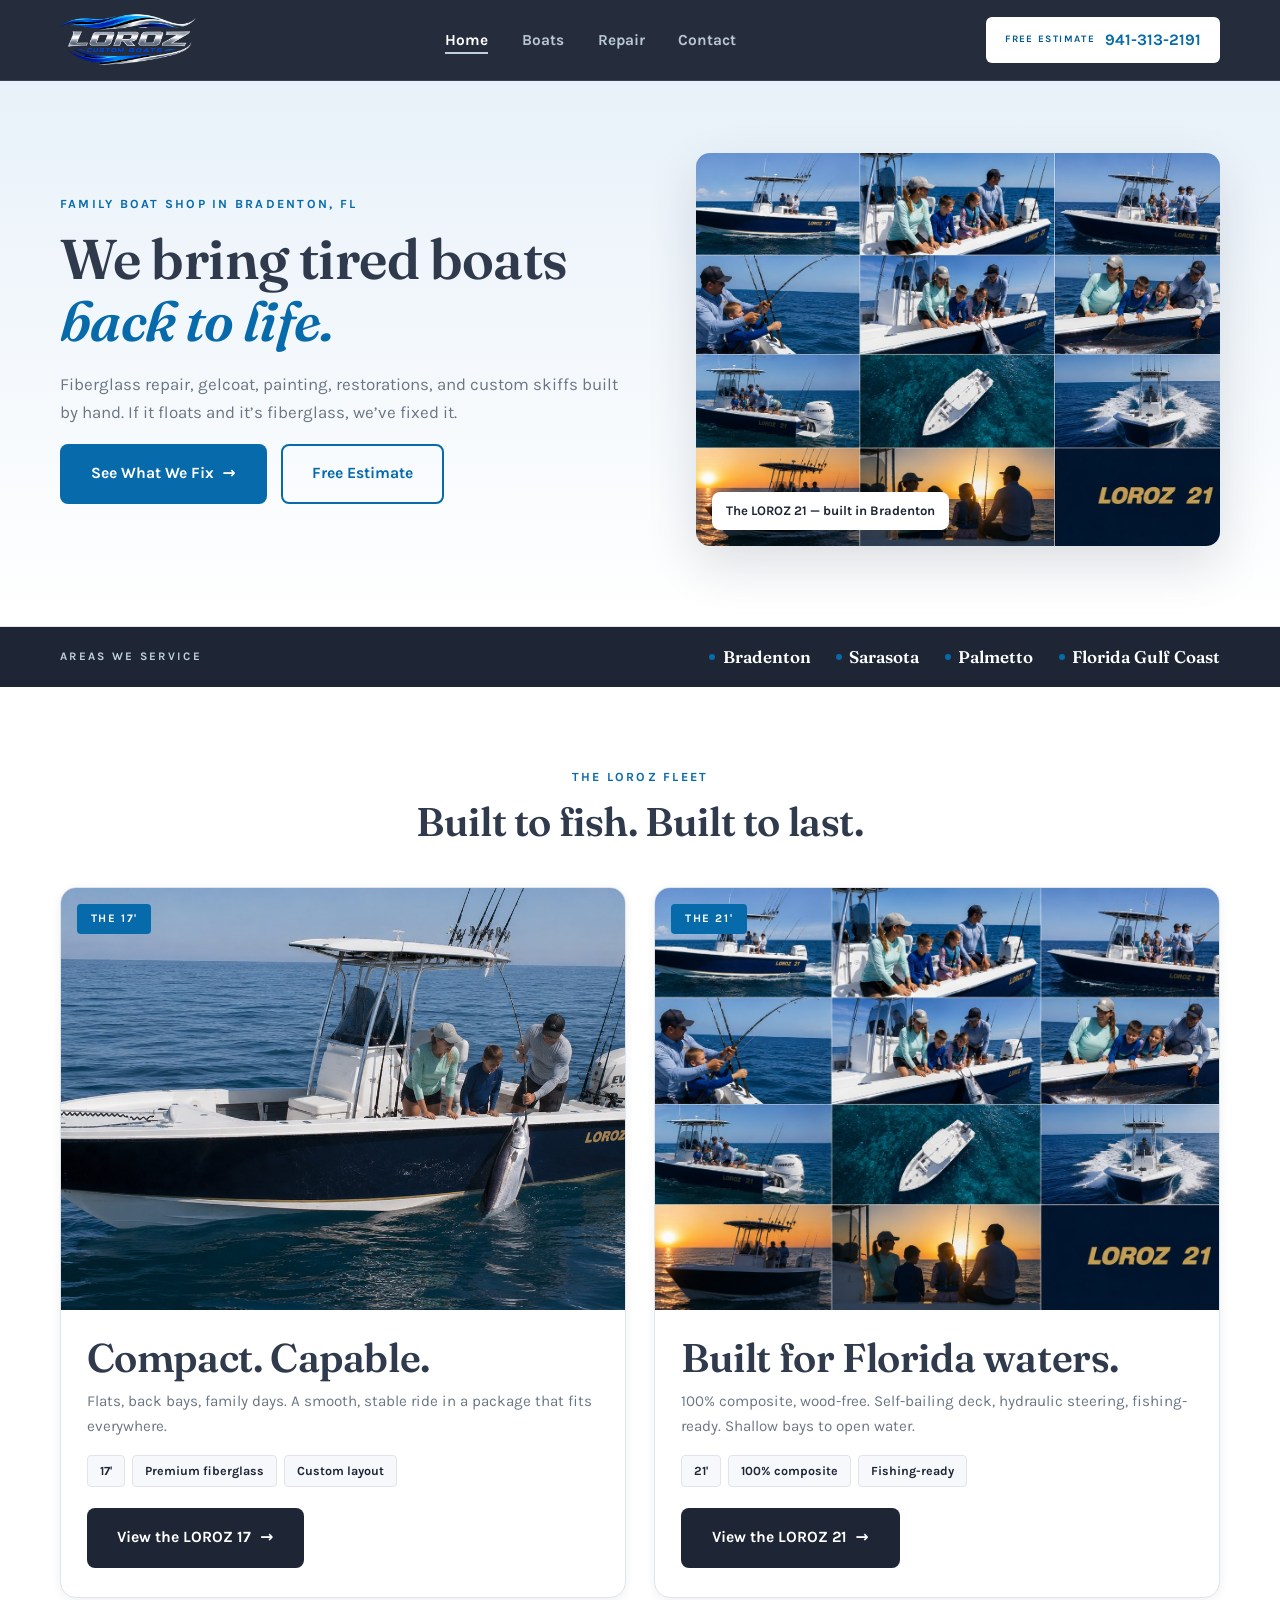
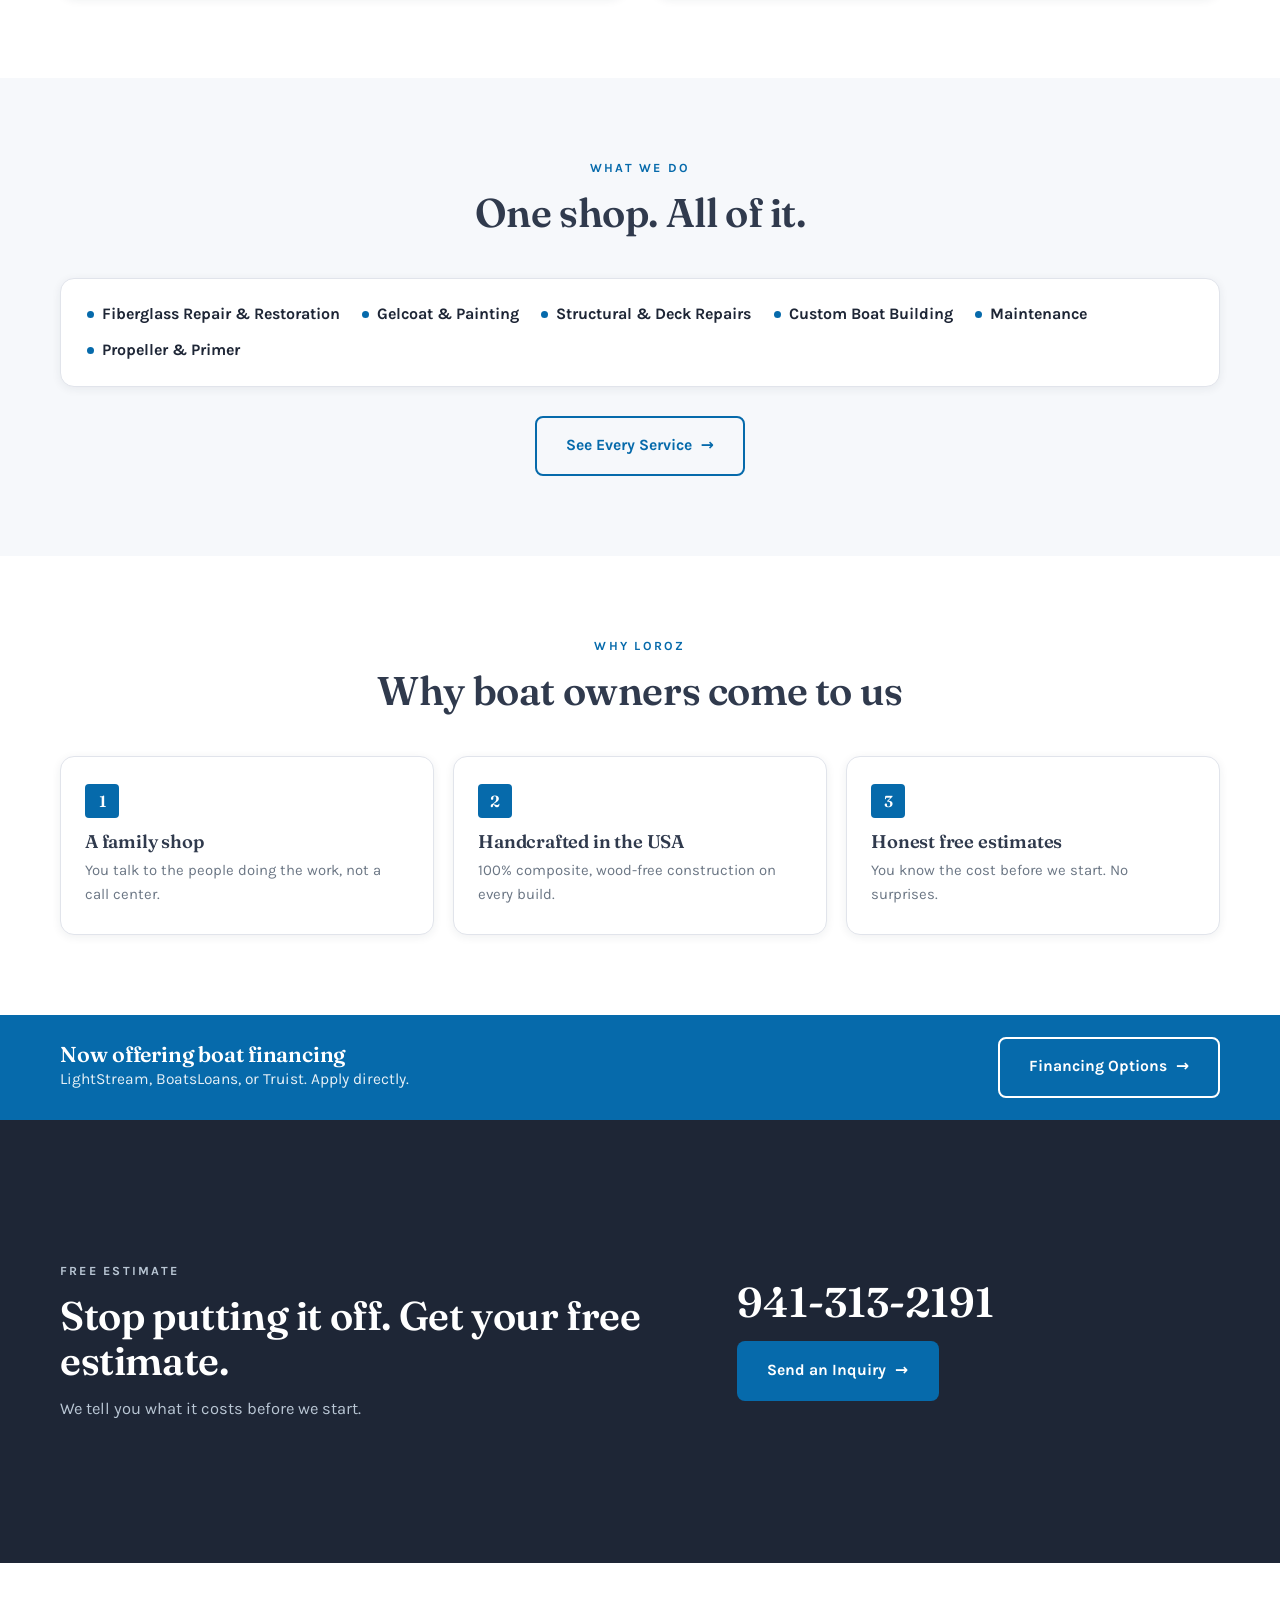
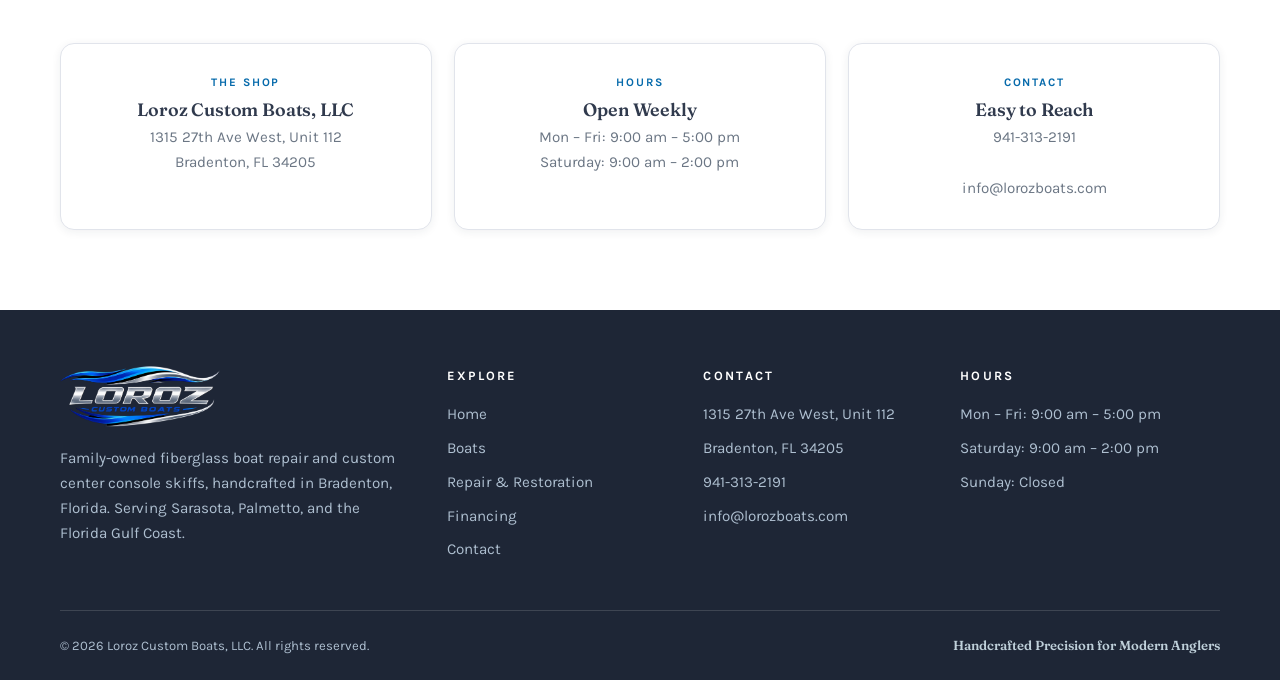
<file: index.html>
<!DOCTYPE html>
<html lang="en">
<head>
  <meta charset="UTF-8" />
  <meta name="viewport" content="width=device-width, initial-scale=1.0" />
  <title>Loroz Custom Boats | Boat Repair &amp; Custom Skiffs in Bradenton, FL</title>
  <meta name="description" content="Loroz Custom Boats is a family shop in Bradenton, FL for fiberglass boat repair, gelcoat, painting, restoration and custom center console skiffs. Serving Bradenton, Sarasota, Palmetto and the Florida Gulf Coast. Free estimates: 941-313-2191." />
  <meta property="og:title" content="Loroz Custom Boats | Boat Repair &amp; Custom Skiffs in Bradenton, FL" />
  <meta property="og:description" content="Family shop in Bradenton, FL. Fiberglass boat repair and custom center console skiffs. Free estimates: 941-313-2191." />
  <meta property="og:type" content="website" />
  <meta property="og:url" content="https://www.lorozboats.com/" />
  <meta property="og:image" content="assets/img/boat-21.jpg" />
  <meta name="theme-color" content="#1e2636" />
  <link rel="icon" type="image/png" sizes="32x32" href="favicon-32x32.png" />
  <link rel="icon" type="image/png" sizes="16x16" href="favicon-16x16.png" />
  <link rel="apple-touch-icon" href="apple-touch-icon.png" />
  <link rel="icon" type="image/x-icon" href="favicon.ico" />
  <link rel="preconnect" href="https://fonts.googleapis.com" />
  <link rel="preconnect" href="https://fonts.gstatic.com" crossorigin />
  <link href="https://fonts.googleapis.com/css2?family=Fraunces:ital,opsz,wght@0,9..144,500;0,9..144,600;1,9..144,500;1,9..144,600&family=Karla:wght@400;500;600;700&display=swap" rel="stylesheet" />
  <link rel="stylesheet" href="css/styles.css" />
  <script type="application/ld+json">
  {
    "@context": "https://schema.org",
    "@type": "BoatDealer",
    "name": "Loroz Custom Boats",
    "legalName": "Loroz Custom Boats, LLC",
    "description": "Family-owned fiberglass boat repair shop and custom center console skiff builder serving Bradenton, Sarasota, Palmetto and the Florida Gulf Coast.",
    "url": "https://www.lorozboats.com",
    "telephone": "+194****2191",
    "email": "info@LorozCustomBoats.onmicrosoft.com",
    "address": {
      "@type": "PostalAddress",
      "streetAddress": "1315 27th Ave West, Unit 112",
      "addressLocality": "Bradenton",
      "addressRegion": "FL",
      "postalCode": "34205",
      "addressCountry": "US"
    },
    "openingHours": ["Mo-Fr 09:00-17:00", "Sa 09:00-14:00"],
    "areaServed": ["Bradenton", "Sarasota", "Palmetto", "Florida Gulf Coast"],
    "priceRange": "$$"
  }
  </script>
</head>
<body>

  <header class="site-header">
    <div class="container header-inner">
      <a class="brand" href="index.html" aria-label="Loroz Custom Boats home">
        <img src="assets/img/logo-transparent.png" alt="Loroz Custom Boats logo" />
      </a>
      <nav class="main-nav" id="main-nav" aria-label="Main navigation">
        <ul>
          <li><a href="index.html" aria-current="page">Home</a></li>
          <li><a href="boats.html">Boats</a></li>
          <li><a href="repair.html">Repair</a></li>
          <li><a href="contact.html">Contact</a></li>
        </ul>
      </nav>
      <a class="header-phone" href="tel:+194****2191"><small>Free Estimate</small>941-313-2191</a>
      <button class="nav-toggle" id="nav-toggle" aria-label="Menu" aria-expanded="false">
        <span></span><span></span><span></span>
      </button>
    </div>
  </header>

  <section class="hero">
    <div class="container hero-grid">
      <div>
        <p class="kicker">Family Boat Shop in Bradenton, FL</p>
        <h1>We bring tired boats <em class="hl">back to life.</em></h1>
        <p class="lead">Fiberglass repair, gelcoat, painting, restorations, and custom skiffs built by hand. If it floats and it&rsquo;s fiberglass, we&rsquo;ve fixed it.</p>
        <div class="hero-actions">
          <a class="btn btn--blue" href="repair.html">See What We Fix <span class="arrow">&rarr;</span></a>
          <a class="btn btn--outline" href="contact.html">Free Estimate</a>
        </div>
      </div>
      <div class="hero-media">
        <img src="assets/img/boat-21.jpg" alt="LOROZ 21 custom center console skiff" fetchpriority="high" />
        <span class="hero-badge">The LOROZ 21 &mdash; built in Bradenton</span>
      </div>
    </div>
  </section>

  <section class="area-strip">
    <div class="container area-inner">
      <span class="label">Areas We Service</span>
      <div class="places">
        <span>Bradenton</span>
        <span>Sarasota</span>
        <span>Palmetto</span>
        <span>Florida Gulf Coast</span>
      </div>
    </div>
  </section>

  <section class="section section--white">
    <div class="container">
      <div class="sec-head sec-head--center">
        <p class="kicker">The Loroz Fleet</p>
        <h2>Built to fish. Built to last.</h2>
      </div>
      <div class="boat-list">
        <div class="boat-card">
          <div class="boat-media">
            <img src="assets/img/boat-17.jpg" alt="LOROZ 17 custom center console skiff" loading="lazy" />
            <span class="boat-tag">The 17'</span>
          </div>
          <div class="boat-body">
            <h2>Compact. Capable.</h2>
            <p>Flats, back bays, family days. A smooth, stable ride in a package that fits everywhere.</p>
            <div class="spec-chips">
              <span>17'</span><span>Premium fiberglass</span><span>Custom layout</span>
            </div>
            <a class="btn btn--navy" href="boats.html#loroz-17">View the LOROZ 17 <span class="arrow">&rarr;</span></a>
          </div>
        </div>
        <div class="boat-card">
          <div class="boat-media">
            <img src="assets/img/boat-21.jpg" alt="LOROZ 21 custom center console skiff" loading="lazy" />
            <span class="boat-tag">The 21'</span>
          </div>
          <div class="boat-body">
            <h2>Built for Florida waters.</h2>
            <p>100% composite, wood-free. Self-bailing deck, hydraulic steering, fishing-ready. Shallow bays to open water.</p>
            <div class="spec-chips">
              <span>21'</span><span>100% composite</span><span>Fishing-ready</span>
            </div>
            <a class="btn btn--navy" href="boats.html#loroz-21">View the LOROZ 21 <span class="arrow">&rarr;</span></a>
          </div>
        </div>
      </div>
    </div>
  </section>

  <section class="section section--paper">
    <div class="container">
      <div class="sec-head sec-head--center">
        <p class="kicker">What We Do</p>
        <h2>One shop. All of it.</h2>
      </div>
      <div class="svc-bar">
        <span class="svc-item">Fiberglass Repair &amp; Restoration</span>
        <span class="svc-item">Gelcoat &amp; Painting</span>
        <span class="svc-item">Structural &amp; Deck Repairs</span>
        <span class="svc-item">Custom Boat Building</span>
        <span class="svc-item">Maintenance</span>
        <span class="svc-item">Propeller &amp; Primer</span>
      </div>
      <p style="text-align:center; margin-top:1.8rem;">
        <a class="btn btn--outline" href="repair.html">See Every Service <span class="arrow">&rarr;</span></a>
      </p>
    </div>
  </section>

  <section class="section section--white">
    <div class="container">
      <div class="sec-head sec-head--center">
        <p class="kicker">Why Loroz</p>
        <h2>Why boat owners come to us</h2>
      </div>
      <div class="reasons">
        <div class="reason">
          <span class="r-num">1</span>
          <h3>A family shop</h3>
          <p>You talk to the people doing the work, not a call center.</p>
        </div>
        <div class="reason">
          <span class="r-num">2</span>
          <h3>Handcrafted in the USA</h3>
          <p>100% composite, wood-free construction on every build.</p>
        </div>
        <div class="reason">
          <span class="r-num">3</span>
          <h3>Honest free estimates</h3>
          <p>You know the cost before we start. No surprises.</p>
        </div>
      </div>
    </div>
  </section>

  <section class="fin-banner">
    <div class="container fin-inner">
      <div>
        <h3>Now offering boat financing</h3>
        <p>LightStream, BoatsLoans, or Truist. Apply directly.</p>
      </div>
      <a class="btn" href="financing.html">Financing Options <span class="arrow">&rarr;</span></a>
    </div>
  </section>

  <section class="section cta-band">
    <div class="container cta-inner">
      <div>
        <p class="kicker">Free Estimate</p>
        <h2>Stop putting it off. Get your free estimate.</h2>
        <p>We tell you what it costs before we start.</p>
      </div>
      <div class="cta-actions">
        <a class="cta-phone" href="tel:+194****2191">941-313-2191</a>
        <a class="btn btn--blue" href="contact.html">Send an Inquiry <span class="arrow">&rarr;</span></a>
      </div>
    </div>
  </section>

  <section class="section section--white">
    <div class="container">
      <div class="info-grid">
        <div class="info-cell">
          <p class="ic-label">The Shop</p>
          <h3>Loroz Custom Boats, LLC</h3>
          <p>1315 27th Ave West, Unit 112<br />Bradenton, FL 34205</p>
        </div>
        <div class="info-cell">
          <p class="ic-label">Hours</p>
          <h3>Open Weekly</h3>
          <p>Mon &ndash; Fri: 9:00 am &ndash; 5:00 pm<br />Saturday: 9:00 am &ndash; 2:00 pm</p>
        </div>
        <div class="info-cell">
          <p class="ic-label">Contact</p>
          <h3>Easy to Reach</h3>
          <p><a href="tel:+194****2191">941-313-2191</a><br /><a href="mailto:info@LorozCustomBoats.onmicrosoft.com">info@lorozboats.com</a></p>
        </div>
      </div>
    </div>
  </section>

  <footer class="site-footer">
    <div class="container">
      <div class="footer-top">
        <div class="footer-grid">
          <div>
            <img class="footer-brand" src="assets/img/logo-transparent.png" alt="Loroz Custom Boats logo" />
            <p class="footer-note">Family-owned fiberglass boat repair and custom center console skiffs, handcrafted in Bradenton, Florida. Serving Sarasota, Palmetto, and the Florida Gulf Coast.</p>
          </div>
          <div>
            <h4>Explore</h4>
            <ul>
              <li><a href="index.html">Home</a></li>
              <li><a href="boats.html">Boats</a></li>
              <li><a href="repair.html">Repair &amp; Restoration</a></li>
              <li><a href="financing.html">Financing</a></li>
              <li><a href="contact.html">Contact</a></li>
            </ul>
          </div>
          <div>
            <h4>Contact</h4>
            <ul>
              <li>1315 27th Ave West, Unit 112</li>
              <li>Bradenton, FL 34205</li>
              <li><a href="tel:+194****2191">941-313-2191</a></li>
              <li><a href="mailto:info@LorozCustomBoats.onmicrosoft.com">info@lorozboats.com</a></li>
            </ul>
          </div>
          <div>
            <h4>Hours</h4>
            <ul>
              <li>Mon &ndash; Fri: 9:00 am &ndash; 5:00 pm</li>
              <li>Saturday: 9:00 am &ndash; 2:00 pm</li>
              <li>Sunday: Closed</li>
            </ul>
          </div>
        </div>
      </div>
      <div class="footer-bottom">
        <span>&copy; <span data-year>2026</span> Loroz Custom Boats, LLC. All rights reserved.</span>
        <span class="footer-tag">Handcrafted Precision for Modern Anglers</span>
      </div>
    </div>
  </footer>

  <script src="js/main.js"></script>
</body>
</html>
</file>
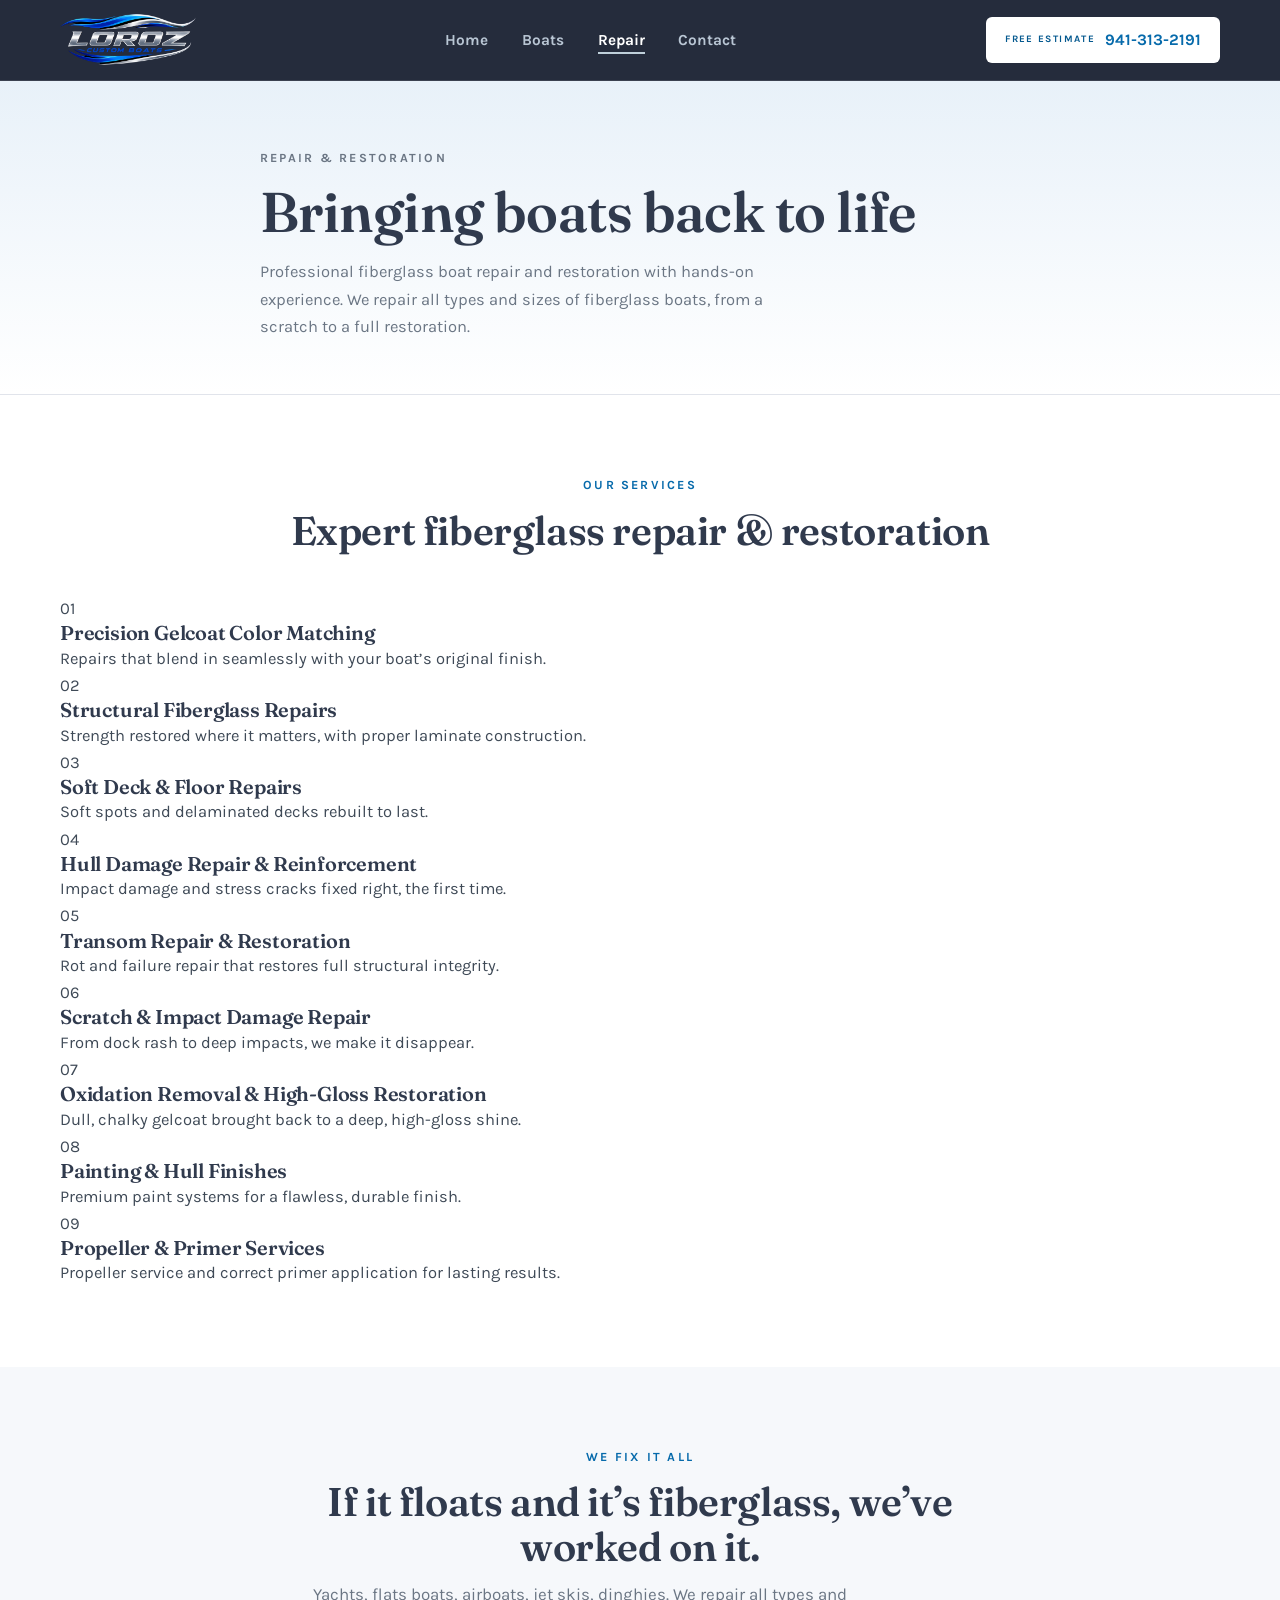
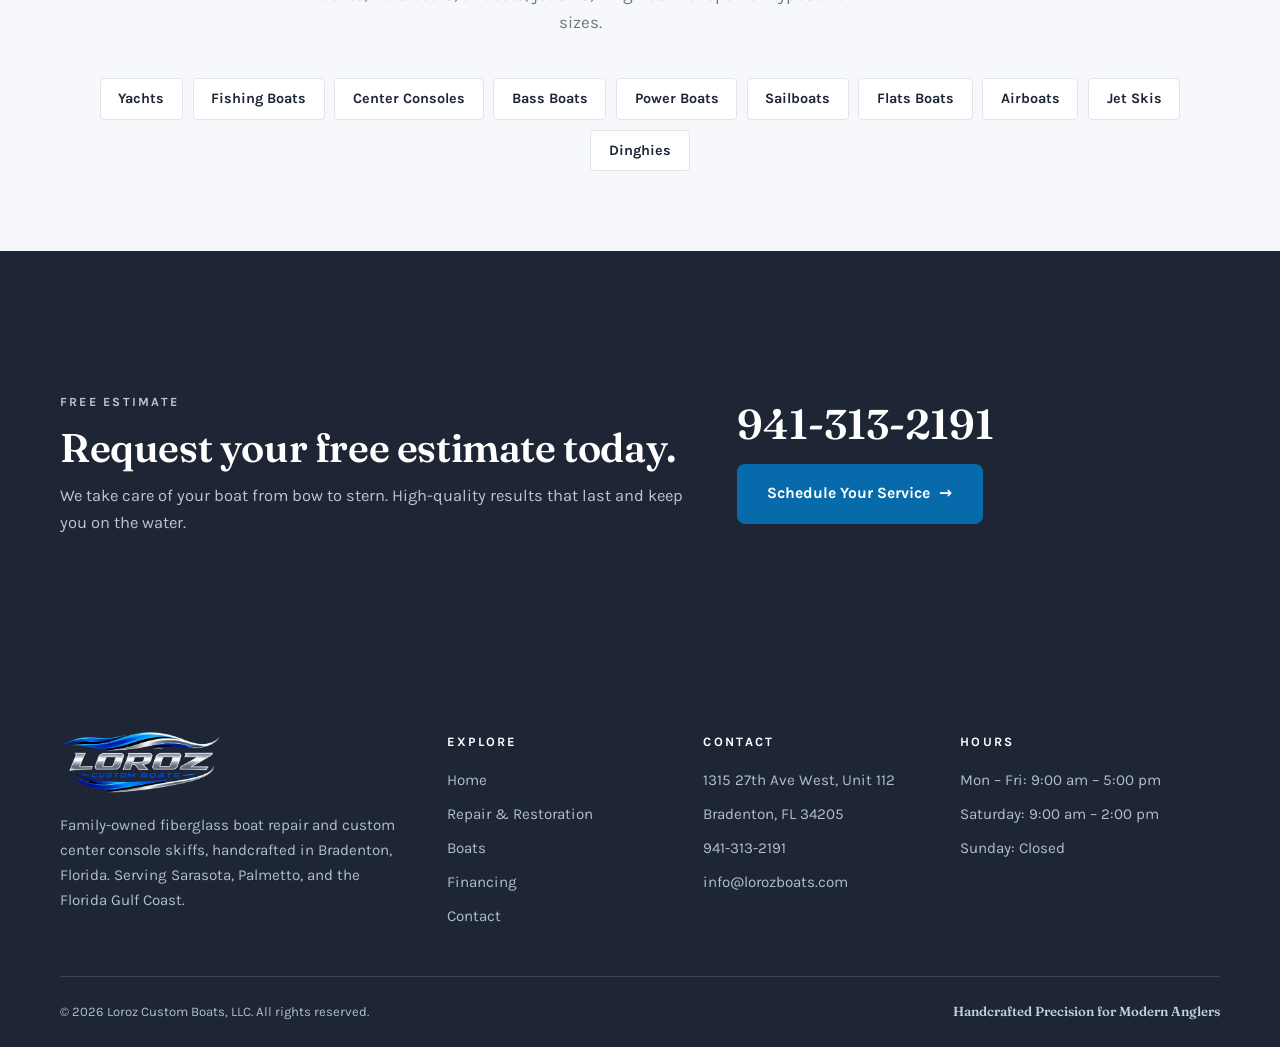
<file: about-loroz-custom-boats.html>
<!DOCTYPE html>
<html lang="en">
<head>
<meta charset="UTF-8" />
<title>Redirecting...</title>
<meta http-equiv="refresh" content="0; url=repair.html" />
<link rel="canonical" href="repair.html" />
<script>window.location.replace("repair.html");</script>
</head>
<body><p>This page has moved to <a href="repair.html">repair.html</a>.</p></body>
</html>
</file>
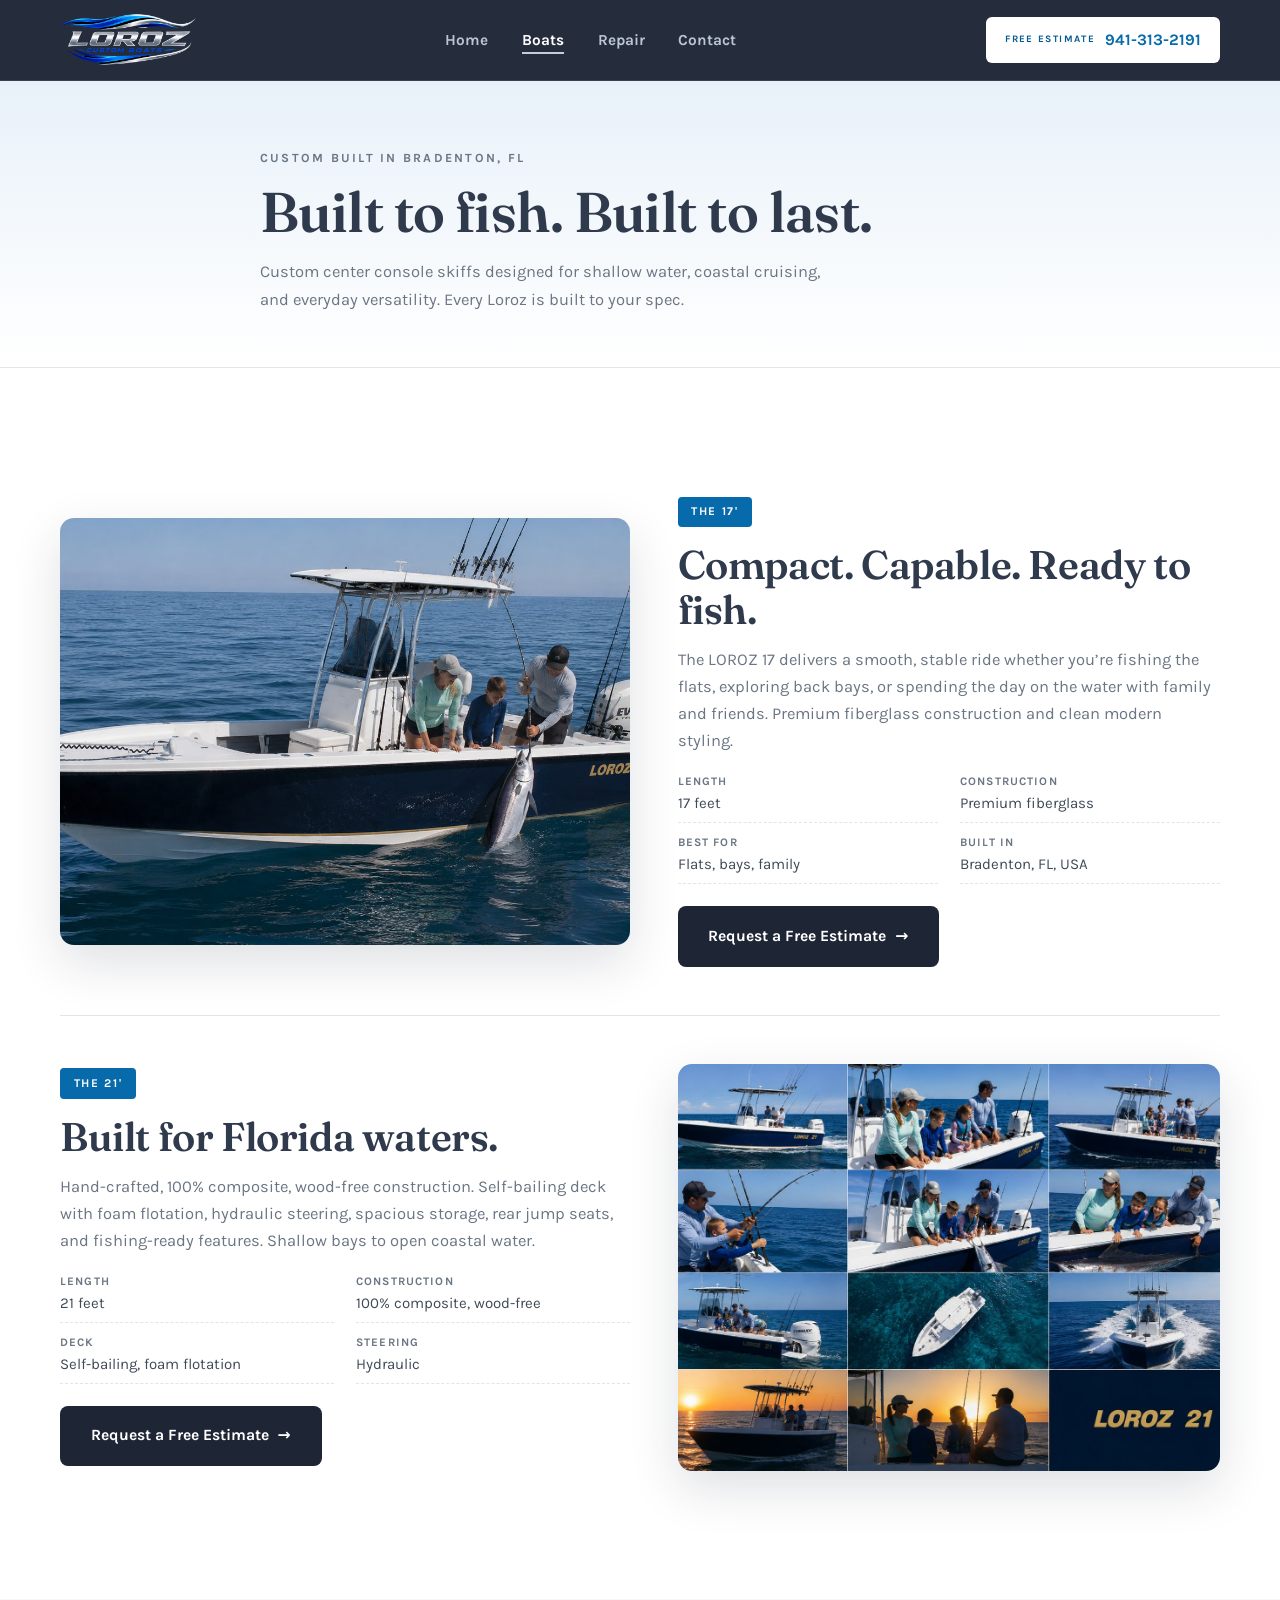
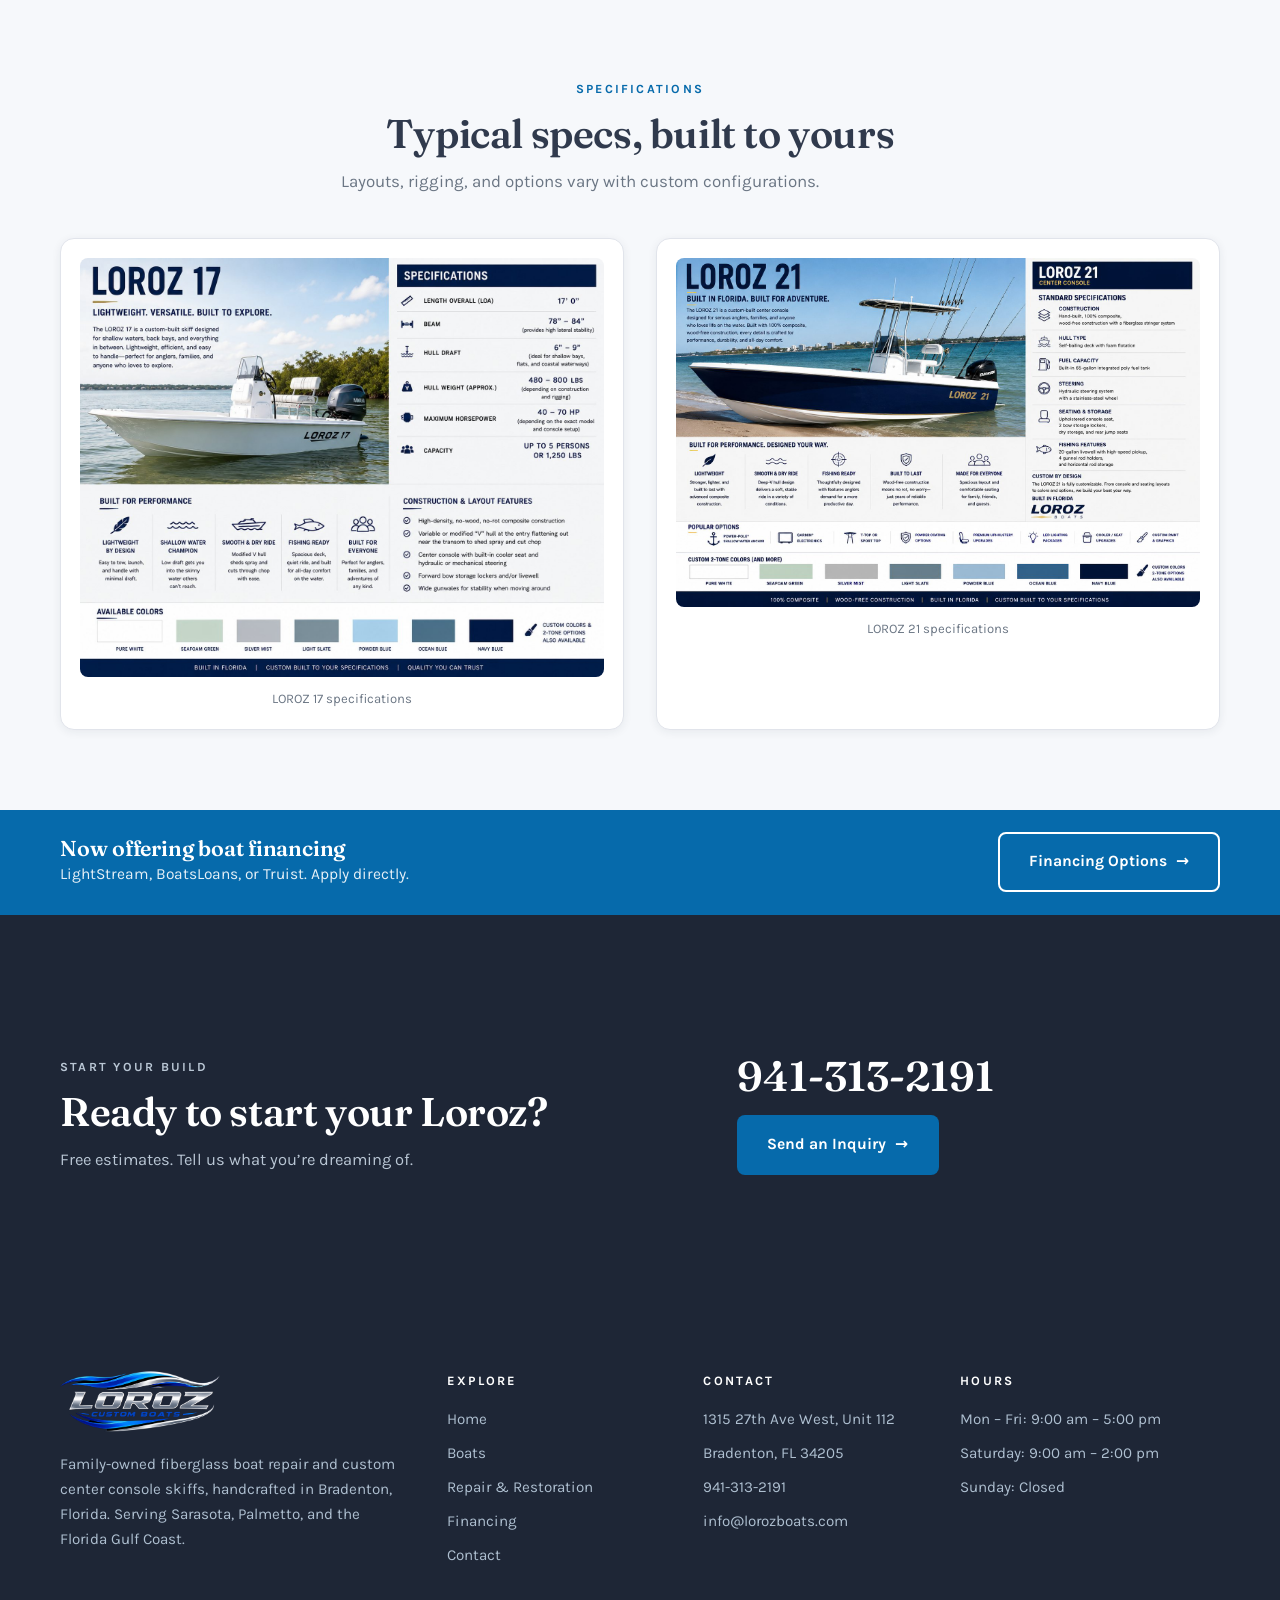
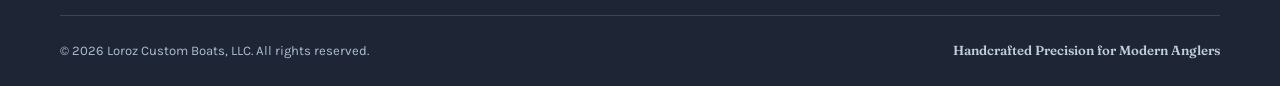
<file: blank-1.html>
<!DOCTYPE html>
<html lang="en">
<head>
<meta charset="UTF-8" />
<title>Redirecting...</title>
<meta http-equiv="refresh" content="0; url=boats.html" />
<link rel="canonical" href="boats.html" />
<script>window.location.replace("boats.html");</script>
</head>
<body><p>This page has moved to <a href="boats.html">boats.html</a>.</p></body>
</html>
</file>
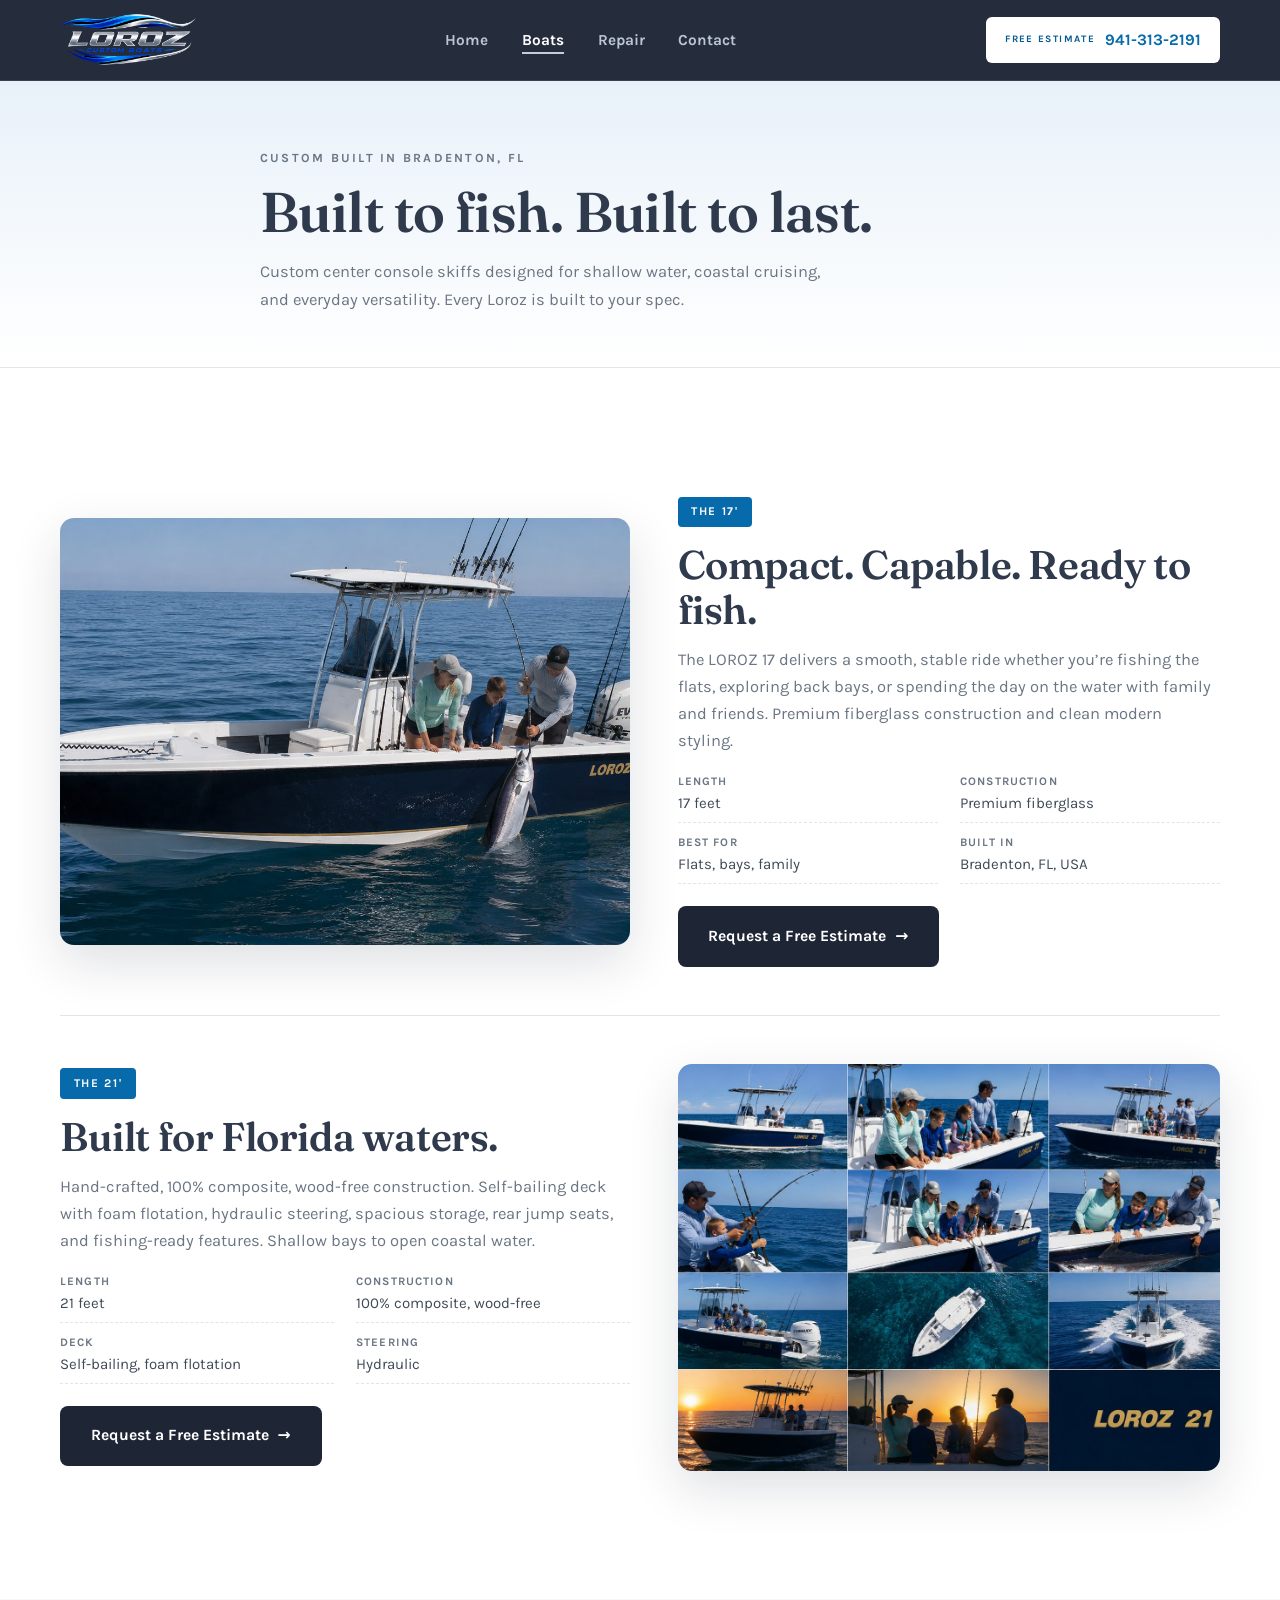
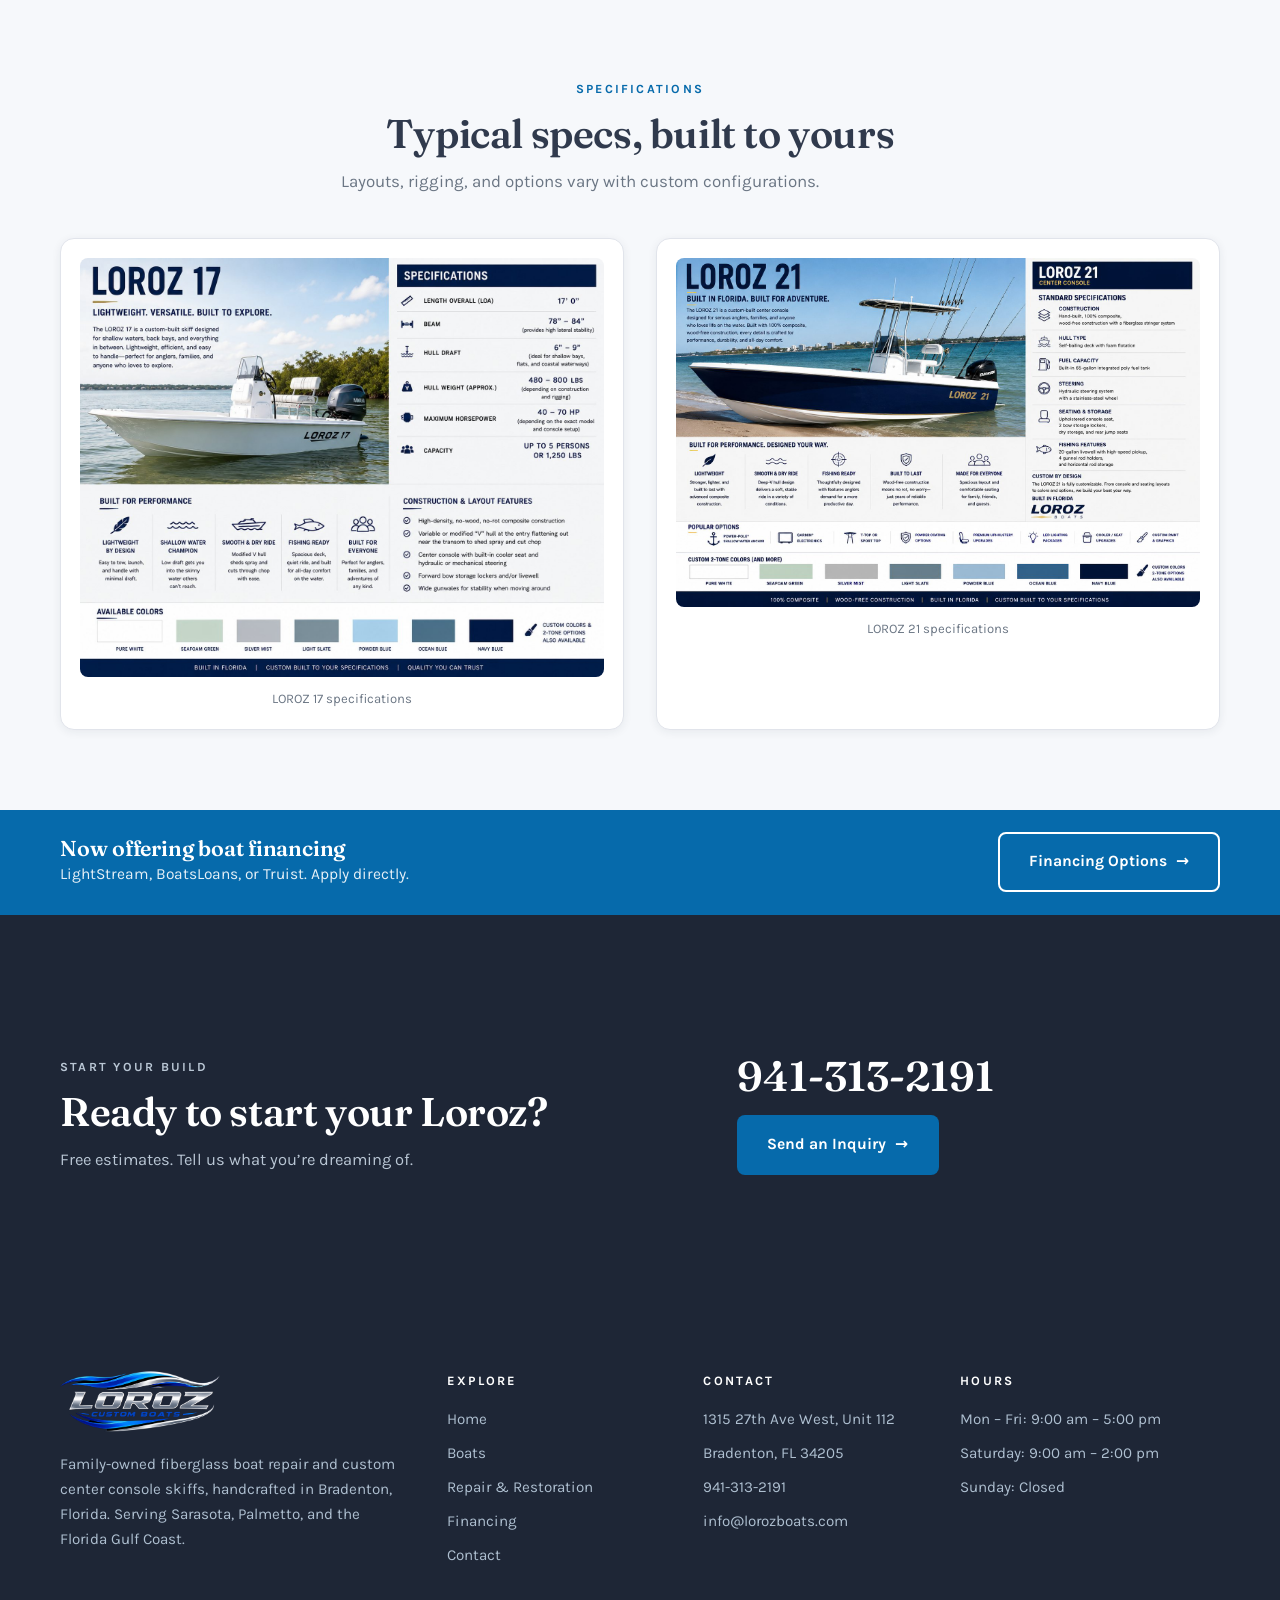
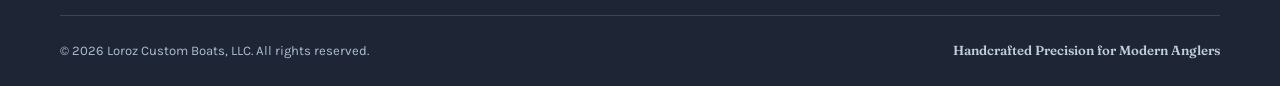
<file: boats.html>
<!DOCTYPE html>
<html lang="en">
<head>
  <meta charset="UTF-8" />
  <meta name="viewport" content="width=device-width, initial-scale=1.0" />
  <title>LOROZ 17 &amp; 21 Custom Skiffs | Loroz Custom Boats, Bradenton FL</title>
  <meta name="description" content="The LOROZ 17 and LOROZ 21 custom center console skiffs, handcrafted in Bradenton, FL. 100% composite, wood-free construction, built to your spec. Serving Bradenton, Sarasota, Palmetto and the Florida Gulf Coast. 941-313-2191." />
  <meta property="og:title" content="LOROZ 17 &amp; 21 Custom Skiffs | Loroz Custom Boats" />
  <meta property="og:description" content="Custom center console skiffs built for Florida waters. Simple to own, ready to run. Built in Bradenton, FL." />
  <meta property="og:type" content="website" />
  <meta property="og:url" content="https://www.lorozboats.com/boats.html" />
  <meta property="og:image" content="assets/img/boat-21.jpg" />
  <meta name="theme-color" content="#1e2636" />
  <link rel="icon" type="image/png" sizes="32x32" href="favicon-32x32.png" />
  <link rel="icon" type="image/png" sizes="16x16" href="favicon-16x16.png" />
  <link rel="apple-touch-icon" href="apple-touch-icon.png" />
  <link rel="icon" type="image/x-icon" href="favicon.ico" />
  <link rel="preconnect" href="https://fonts.googleapis.com" />
  <link rel="preconnect" href="https://fonts.gstatic.com" crossorigin />
  <link href="https://fonts.googleapis.com/css2?family=Fraunces:ital,opsz,wght@0,9..144,500;0,9..144,600;1,9..144,500;1,9..144,600&family=Karla:wght@400;500;600;700&display=swap" rel="stylesheet" />
  <link rel="stylesheet" href="css/styles.css" />
</head>
<body>

  <header class="site-header">
    <div class="container header-inner">
      <a class="brand" href="index.html" aria-label="Loroz Custom Boats home">
        <img src="assets/img/logo-transparent.png" alt="Loroz Custom Boats logo" />
      </a>
      <nav class="main-nav" id="main-nav" aria-label="Main navigation">
        <ul>
          <li><a href="index.html">Home</a></li>
          <li><a href="boats.html" aria-current="page">Boats</a></li>
          <li><a href="repair.html">Repair</a></li>
          <li><a href="contact.html">Contact</a></li>
        </ul>
      </nav>
      <a class="header-phone" href="tel:+194****2191"><small>Free Estimate</small>941-313-2191</a>
      <button class="nav-toggle" id="nav-toggle" aria-label="Menu" aria-expanded="false">
        <span></span><span></span><span></span>
      </button>
    </div>
  </header>

  <section class="page-hero">
    <div class="container">
      <p class="kicker">Custom Built in Bradenton, FL</p>
      <h1>Built to fish. Built to last.</h1>
      <p>Custom center console skiffs designed for shallow water, coastal cruising, and everyday versatility. Every Loroz is built to your spec.</p>
    </div>
  </section>

  <section class="section section--white">
    <div class="container">

      <div class="boat-row" id="loroz-17">
        <div class="boat-media">
          <img src="assets/img/boat-17.jpg" alt="LOROZ 17 custom center console skiff" />
        </div>
        <div>
          <span class="boat-tag" style="display:inline-block; background:var(--blue); color:var(--white); border-radius:4px; padding:.35rem .85rem; font-size:.74rem; font-weight:700; letter-spacing:.14em; text-transform:uppercase; margin-bottom:1rem;">The 17'</span>
          <h2>Compact. Capable. Ready to fish.</h2>
          <p style="color:var(--steel-2); margin-top:.8rem;">The LOROZ 17 delivers a smooth, stable ride whether you&rsquo;re fishing the flats, exploring back bays, or spending the day on the water with family and friends. Premium fiberglass construction and clean modern styling.</p>
          <div class="spec-grid">
            <div><strong>Length</strong>17 feet</div>
            <div><strong>Construction</strong>Premium fiberglass</div>
            <div><strong>Best for</strong>Flats, bays, family</div>
            <div><strong>Built in</strong>Bradenton, FL, USA</div>
          </div>
          <a class="btn btn--navy" href="contact.html">Request a Free Estimate <span class="arrow">&rarr;</span></a>
        </div>
      </div>

      <div class="boat-row boat-row--flip" id="loroz-21">
        <div class="boat-media">
          <img src="assets/img/boat-21.jpg" alt="LOROZ 21 custom center console skiff" />
        </div>
        <div>
          <span class="boat-tag" style="display:inline-block; background:var(--blue); color:var(--white); border-radius:4px; padding:.35rem .85rem; font-size:.74rem; font-weight:700; letter-spacing:.14em; text-transform:uppercase; margin-bottom:1rem;">The 21'</span>
          <h2>Built for Florida waters.</h2>
          <p style="color:var(--steel-2); margin-top:.8rem;">Hand-crafted, 100% composite, wood-free construction. Self-bailing deck with foam flotation, hydraulic steering, spacious storage, rear jump seats, and fishing-ready features. Shallow bays to open coastal water.</p>
          <div class="spec-grid">
            <div><strong>Length</strong>21 feet</div>
            <div><strong>Construction</strong>100% composite, wood-free</div>
            <div><strong>Deck</strong>Self-bailing, foam flotation</div>
            <div><strong>Steering</strong>Hydraulic</div>
          </div>
          <a class="btn btn--navy" href="contact.html">Request a Free Estimate <span class="arrow">&rarr;</span></a>
        </div>
      </div>

    </div>
  </section>

  <section class="section section--paper">
    <div class="container">
      <div class="sec-head sec-head--center">
        <p class="kicker">Specifications</p>
        <h2>Typical specs, built to yours</h2>
        <p class="lead">Layouts, rigging, and options vary with custom configurations.</p>
      </div>
      <div class="spec-block">
        <figure class="spec-fig">
          <img src="assets/img/spec-17.jpg" alt="LOROZ 17 typical specifications chart" loading="lazy" />
          <figcaption>LOROZ 17 specifications</figcaption>
        </figure>
        <figure class="spec-fig">
          <img src="assets/img/spec-21.jpg" alt="LOROZ 21 typical specifications chart" loading="lazy" />
          <figcaption>LOROZ 21 specifications</figcaption>
        </figure>
      </div>
    </div>
  </section>

  <section class="fin-banner">
    <div class="container fin-inner">
      <div>
        <h3>Now offering boat financing</h3>
        <p>LightStream, BoatsLoans, or Truist. Apply directly.</p>
      </div>
      <a class="btn" href="financing.html">Financing Options <span class="arrow">&rarr;</span></a>
    </div>
  </section>

  <section class="section cta-band">
    <div class="container cta-inner">
      <div>
        <p class="kicker">Start Your Build</p>
        <h2>Ready to start your Loroz?</h2>
        <p>Free estimates. Tell us what you&rsquo;re dreaming of.</p>
      </div>
      <div class="cta-actions">
        <a class="cta-phone" href="tel:+194****2191">941-313-2191</a>
        <a class="btn btn--blue" href="contact.html">Send an Inquiry <span class="arrow">&rarr;</span></a>
      </div>
    </div>
  </section>

  <footer class="site-footer">
    <div class="container">
      <div class="footer-top">
        <div class="footer-grid">
          <div>
            <img class="footer-brand" src="assets/img/logo-transparent.png" alt="Loroz Custom Boats logo" />
            <p class="footer-note">Family-owned fiberglass boat repair and custom center console skiffs, handcrafted in Bradenton, Florida. Serving Sarasota, Palmetto, and the Florida Gulf Coast.</p>
          </div>
          <div>
            <h4>Explore</h4>
            <ul>
              <li><a href="index.html">Home</a></li>
              <li><a href="boats.html">Boats</a></li>
              <li><a href="repair.html">Repair &amp; Restoration</a></li>
              <li><a href="financing.html">Financing</a></li>
              <li><a href="contact.html">Contact</a></li>
            </ul>
          </div>
          <div>
            <h4>Contact</h4>
            <ul>
              <li>1315 27th Ave West, Unit 112</li>
              <li>Bradenton, FL 34205</li>
              <li><a href="tel:+194****2191">941-313-2191</a></li>
              <li><a href="mailto:info@LorozCustomBoats.onmicrosoft.com">info@lorozboats.com</a></li>
            </ul>
          </div>
          <div>
            <h4>Hours</h4>
            <ul>
              <li>Mon &ndash; Fri: 9:00 am &ndash; 5:00 pm</li>
              <li>Saturday: 9:00 am &ndash; 2:00 pm</li>
              <li>Sunday: Closed</li>
            </ul>
          </div>
        </div>
      </div>
      <div class="footer-bottom">
        <span>&copy; <span data-year>2026</span> Loroz Custom Boats, LLC. All rights reserved.</span>
        <span class="footer-tag">Handcrafted Precision for Modern Anglers</span>
      </div>
    </div>
  </footer>

  <script src="js/main.js"></script>
</body>
</html>
</file>
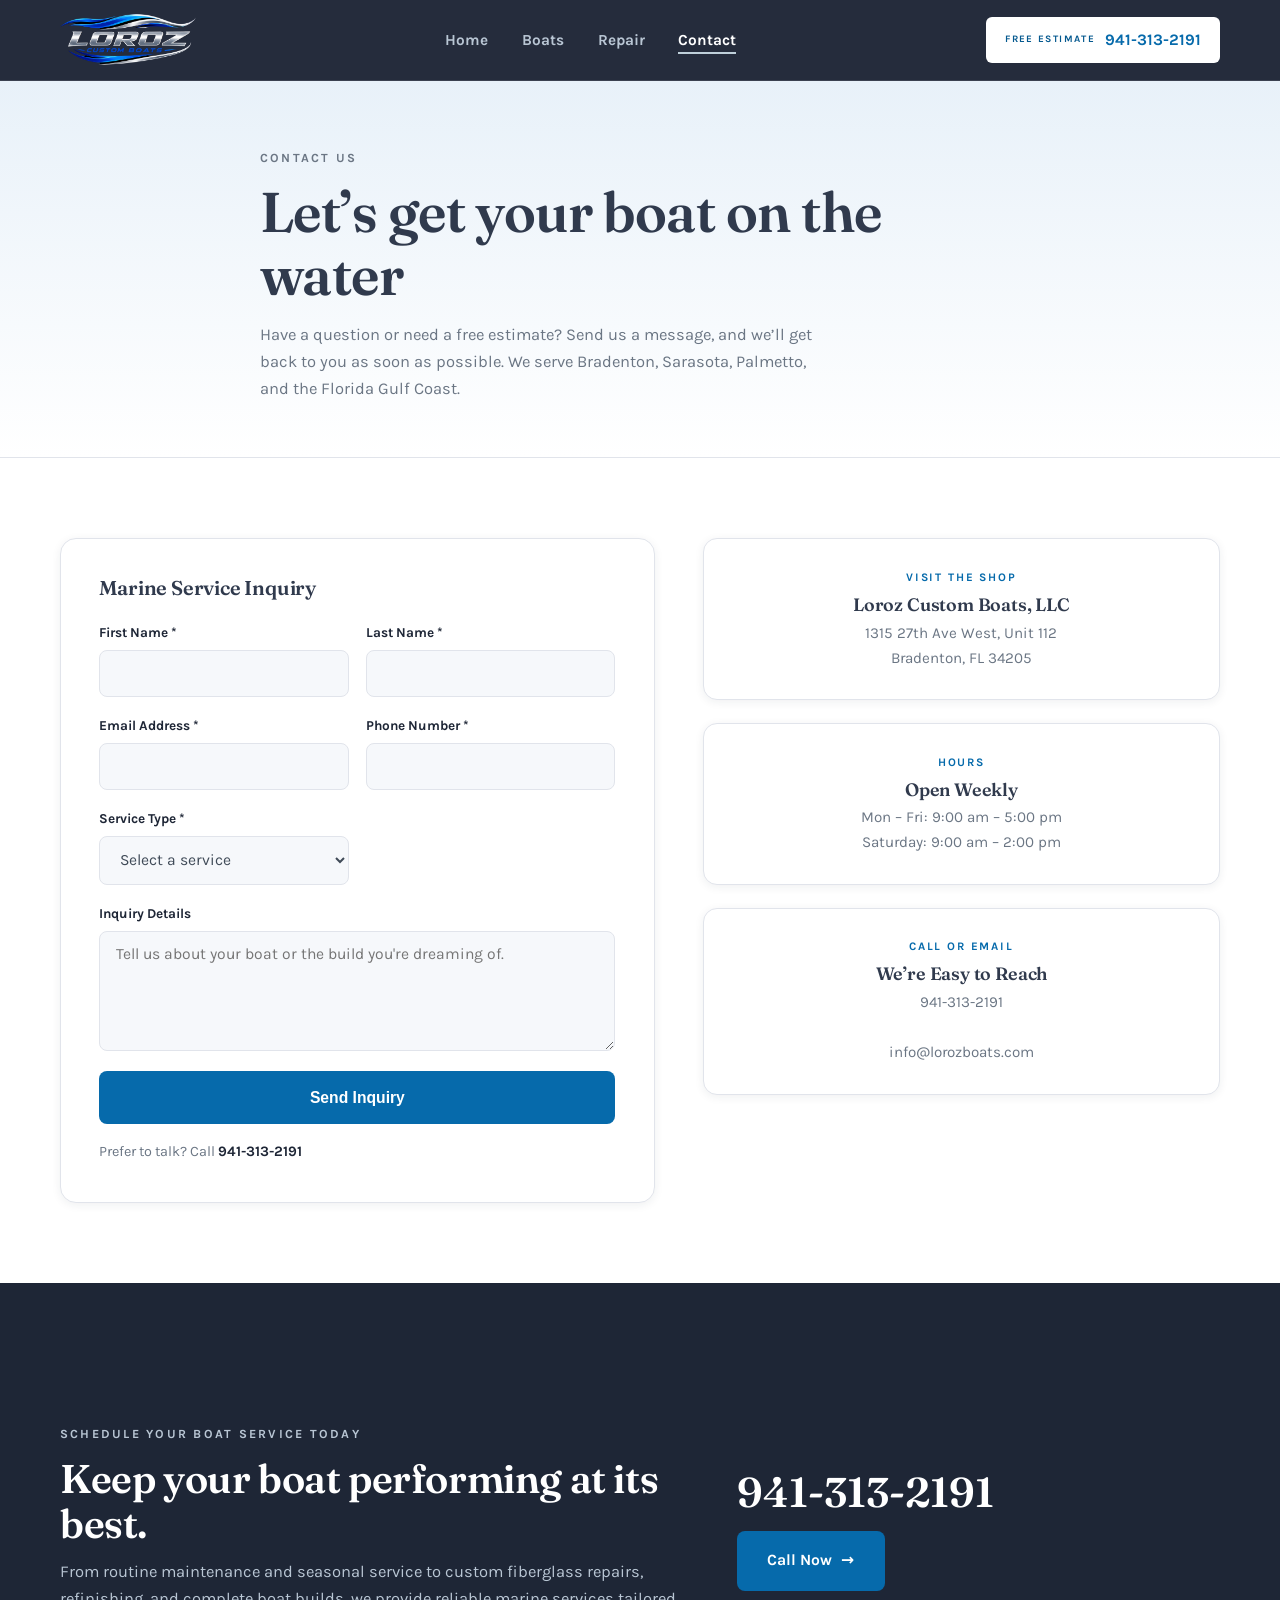
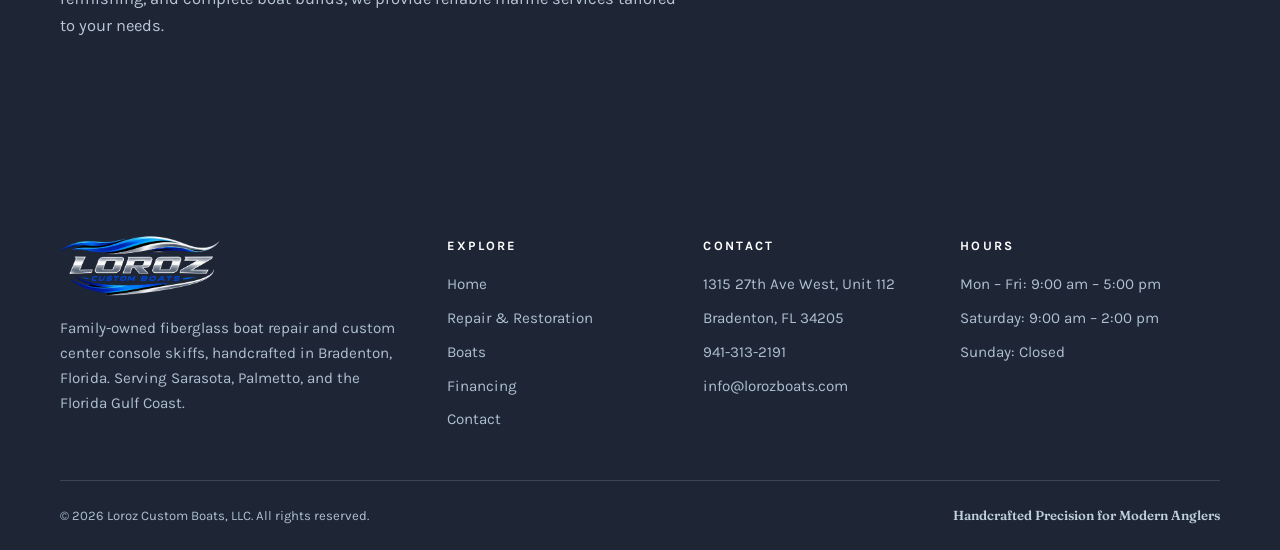
<file: contact.html>
<!DOCTYPE html>
<html lang="en">
<head>
  <meta charset="UTF-8" />
  <meta name="viewport" content="width=device-width, initial-scale=1.0" />
  <title>Contact Us | Loroz Custom Boats, Bradenton FL</title>
  <meta name="description" content="Contact Loroz Custom Boats in Bradenton, FL for custom skiff builds, fiberglass repair, and marine services. Call 941-313-2191 or visit 1315 27th Ave West, Unit 112, Bradenton, FL 34205. Serving Sarasota, Palmetto and the Florida Gulf Coast." />
  <meta property="og:title" content="Contact Us | Loroz Custom Boats" />
  <meta property="og:description" content="Request a free estimate for your custom build or fiberglass repair. Call 941-313-2191." />
  <meta property="og:type" content="website" />
  <meta property="og:url" content="https://www.lorozboats.com/contact.html" />
  <meta name="theme-color" content="#1e2636" />
  <link rel="icon" type="image/png" sizes="32x32" href="favicon-32x32.png" />
  <link rel="icon" type="image/png" sizes="16x16" href="favicon-16x16.png" />
  <link rel="apple-touch-icon" href="apple-touch-icon.png" />
  <link rel="icon" type="image/x-icon" href="favicon.ico" />
  <link rel="preconnect" href="https://fonts.googleapis.com" />
  <link rel="preconnect" href="https://fonts.gstatic.com" crossorigin />
  <link href="https://fonts.googleapis.com/css2?family=Fraunces:ital,opsz,wght@0,9..144,500;0,9..144,600;1,9..144,500;1,9..144,600&family=Karla:wght@400;500;600;700&display=swap" rel="stylesheet" />
  <link rel="stylesheet" href="css/styles.css" />
</head>
<body>

  <header class="site-header">
    <div class="container header-inner">
      <a class="brand" href="index.html" aria-label="Loroz Custom Boats home">
        <img src="assets/img/logo-transparent.png" alt="Loroz Custom Boats logo" />
      </a>
      <nav class="main-nav" id="main-nav" aria-label="Main navigation">
        <ul>
          <li><a href="index.html">Home</a></li>
          <li><a href="boats.html">Boats</a></li>
          <li><a href="repair.html">Repair</a></li>
          <li><a href="contact.html" aria-current="page">Contact</a></li>
        </ul>
      </nav>
      <a class="header-phone" href="tel:+194****2191"><small>Free Estimate</small>941-313-2191</a>
      <button class="nav-toggle" id="nav-toggle" aria-label="Menu" aria-expanded="false">
        <span></span><span></span><span></span>
      </button>
    </div>
  </header>

  <section class="page-hero">
    <div class="container">
      <p class="kicker">Contact Us</p>
      <h1>Let&rsquo;s get your boat on the water</h1>
      <p>Have a question or need a free estimate? Send us a message, and we&rsquo;ll get back to you as soon as possible. We serve Bradenton, Sarasota, Palmetto, and the Florida Gulf Coast.</p>
    </div>
  </section>

  <section class="section section--white">
    <div class="container">
      <div class="grid2">
        <div class="form-panel">
          <h3>Marine Service Inquiry</h3>
          <form data-form novalidate>
            <div class="form-grid">
              <div class="form-field">
                <label for="firstName">First Name *</label>
                <input type="text" id="firstName" name="firstName" required autocomplete="given-name" />
              </div>
              <div class="form-field">
                <label for="lastName">Last Name *</label>
                <input type="text" id="lastName" name="lastName" required autocomplete="family-name" />
              </div>
              <div class="form-field">
                <label for="email">Email Address *</label>
                <input type="email" id="email" name="email" required autocomplete="email" />
              </div>
              <div class="form-field">
                <label for="phone">Phone Number *</label>
                <input type="tel" id="phone" name="phone" required autocomplete="tel" />
              </div>
              <div class="form-field">
                <label for="serviceType">Service Type *</label>
                <select id="serviceType" name="serviceType" required>
                  <option value="">Select a service</option>
                  <option>Boat Repair</option>
                  <option>Custom Building</option>
                  <option>Maintenance</option>
                  <option>Gelcoat &amp; Painting</option>
                  <option>Other</option>
                </select>
              </div>
              <div class="form-field full">
                <label for="details">Inquiry Details</label>
                <textarea id="details" name="details" placeholder="Tell us about your boat or the build you're dreaming of."></textarea>
              </div>
            </div>
            <button class="btn btn--blue" type="submit" style="margin-top:1.3rem; width:100%;">Send Inquiry</button>
            <p class="form-note">Prefer to talk? Call <a href="tel:+194****2191">941-313-2191</a></p>
            <div class="form-success" role="status"></div>
          </form>
        </div>

        <div>
          <div class="info-grid" style="grid-template-columns:1fr;">
            <div class="info-cell">
              <p class="ic-label">Visit the Shop</p>
              <h3>Loroz Custom Boats, LLC</h3>
              <p>1315 27th Ave West, Unit 112<br />Bradenton, FL 34205</p>
            </div>
            <div class="info-cell">
              <p class="ic-label">Hours</p>
              <h3>Open Weekly</h3>
              <p>Mon &ndash; Fri: 9:00 am &ndash; 5:00 pm<br />Saturday: 9:00 am &ndash; 2:00 pm</p>
            </div>
            <div class="info-cell">
              <p class="ic-label">Call or Email</p>
              <h3>We&rsquo;re Easy to Reach</h3>
              <p><a href="tel:+194****2191">941-313-2191</a><br /><a href="mailto:info@LorozCustomBoats.onmicrosoft.com">info@lorozboats.com</a></p>
            </div>
          </div>
        </div>
      </div>
    </div>
  </section>

  <section class="section cta-band">
    <div class="container cta-inner">
      <div>
        <p class="kicker">Schedule Your Boat Service Today</p>
        <h2>Keep your boat performing at its best.</h2>
        <p>From routine maintenance and seasonal service to custom fiberglass repairs, refinishing, and complete boat builds, we provide reliable marine services tailored to your needs.</p>
      </div>
      <div class="cta-actions">
        <a class="cta-phone" href="tel:+194****2191">941-313-2191</a>
        <a class="btn btn--blue" href="tel:+194****2191">Call Now <span class="arrow">&rarr;</span></a>
      </div>
    </div>
  </section>

  <footer class="site-footer">
    <div class="container">
      <div class="footer-top">
        <div class="footer-grid">
          <div>
            <img class="footer-brand" src="assets/img/logo-transparent.png" alt="Loroz Custom Boats logo" />
            <p class="footer-note">Family-owned fiberglass boat repair and custom center console skiffs, handcrafted in Bradenton, Florida. Serving Sarasota, Palmetto, and the Florida Gulf Coast.</p>
          </div>
          <div>
            <h4>Explore</h4>
            <ul>
              <li><a href="index.html">Home</a></li>
              <li><a href="repair.html">Repair &amp; Restoration</a></li>
              <li><a href="boats.html">Boats</a></li>
              <li><a href="financing.html">Financing</a></li>
              <li><a href="contact.html">Contact</a></li>
            </ul>
          </div>
          <div>
            <h4>Contact</h4>
            <ul>
              <li>1315 27th Ave West, Unit 112</li>
              <li>Bradenton, FL 34205</li>
              <li><a href="tel:+194****2191">941-313-2191</a></li>
              <li><a href="mailto:info@LorozCustomBoats.onmicrosoft.com">info@lorozboats.com</a></li>
            </ul>
          </div>
          <div>
            <h4>Hours</h4>
            <ul>
              <li>Mon &ndash; Fri: 9:00 am &ndash; 5:00 pm</li>
              <li>Saturday: 9:00 am &ndash; 2:00 pm</li>
              <li>Sunday: Closed</li>
            </ul>
          </div>
        </div>
      </div>
      <div class="footer-bottom">
        <span>&copy; <span data-year>2026</span> Loroz Custom Boats, LLC. All rights reserved.</span>
        <span class="footer-tag">Handcrafted Precision for Modern Anglers</span>
      </div>
    </div>
  </footer>

  <script src="js/main.js"></script>
</body>
</html>
</file>
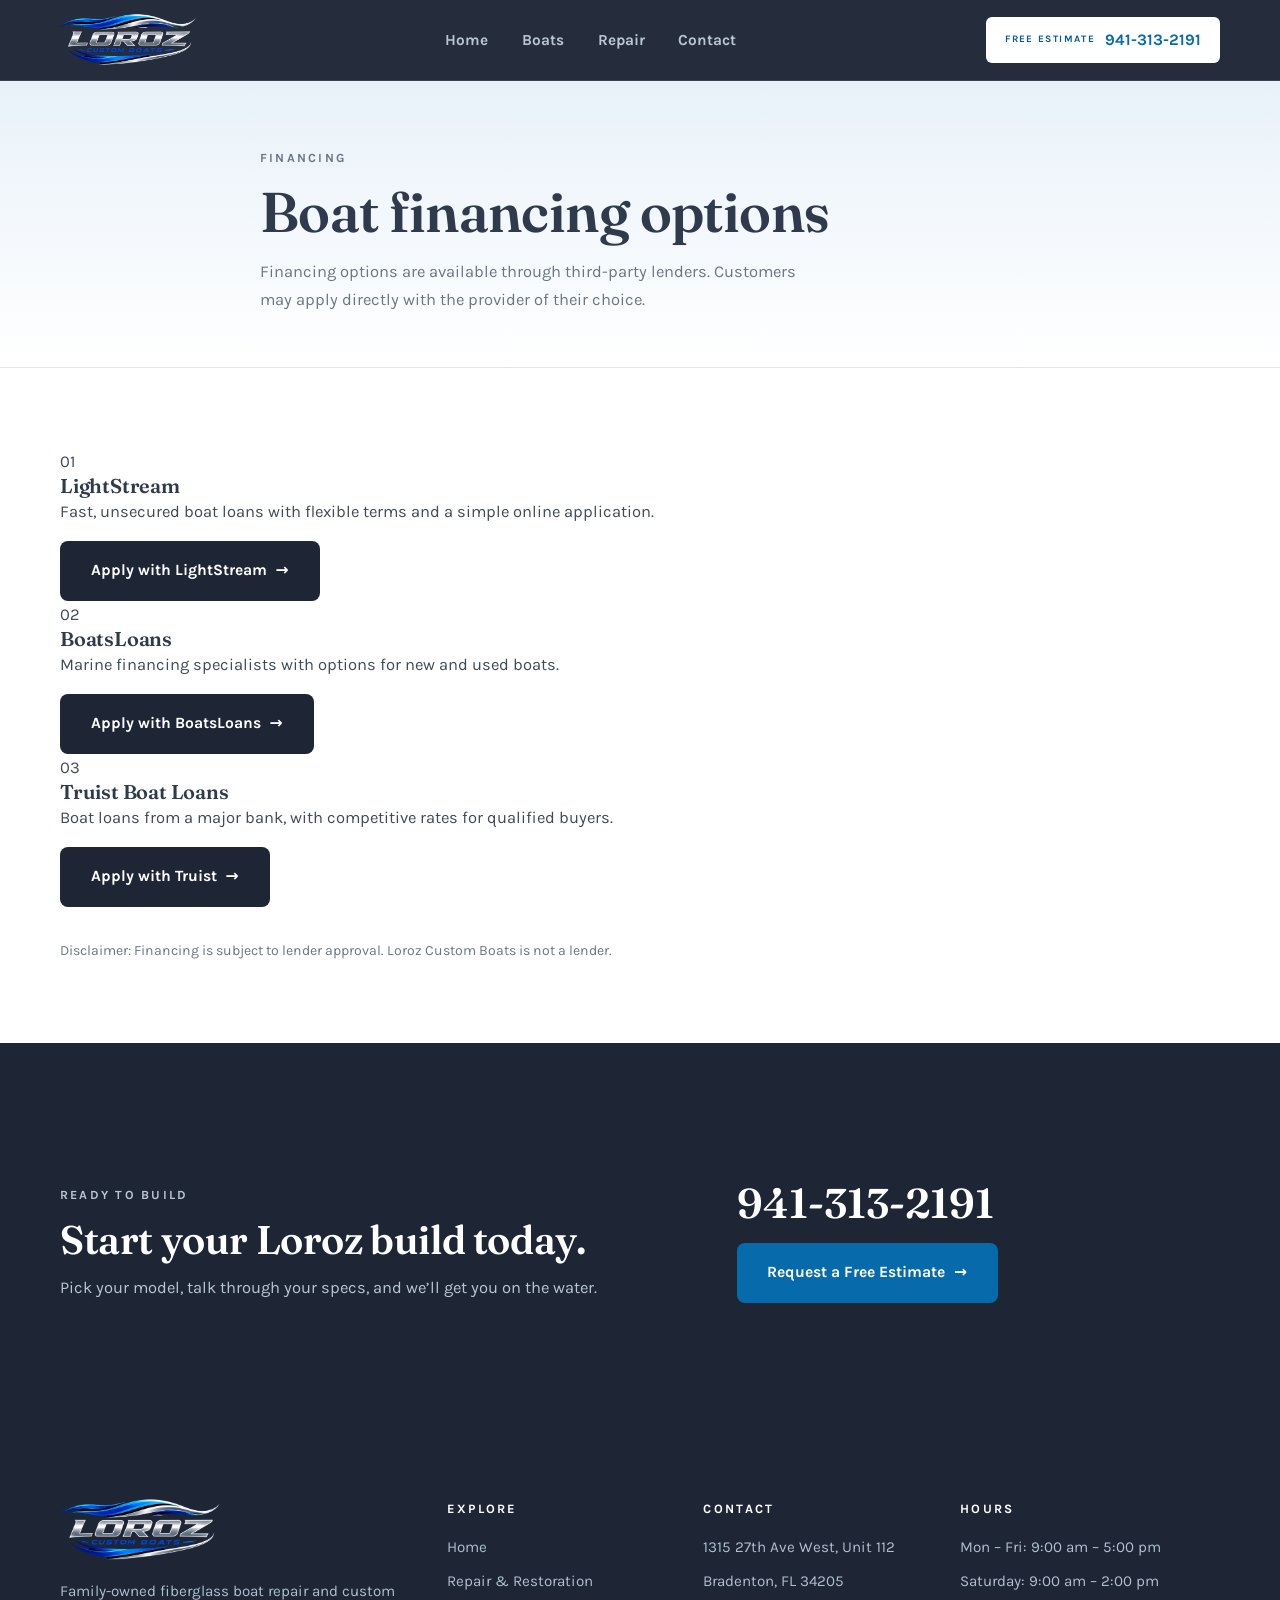
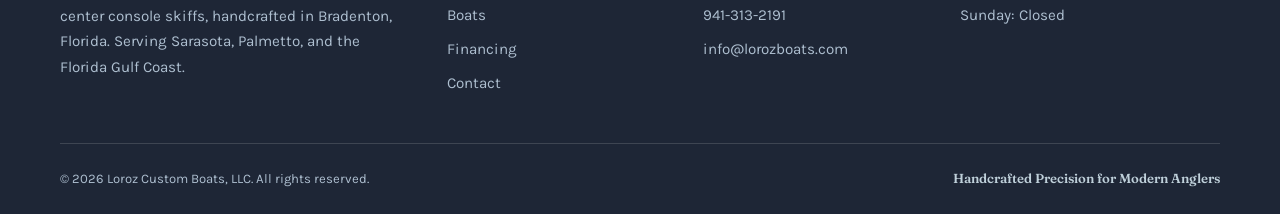
<file: financing-application.html>
<!DOCTYPE html>
<html lang="en">
<head>
<meta charset="UTF-8" />
<title>Redirecting...</title>
<meta http-equiv="refresh" content="0; url=financing.html" />
<link rel="canonical" href="financing.html" />
<script>window.location.replace("financing.html");</script>
</head>
<body><p>This page has moved to <a href="financing.html">financing.html</a>.</p></body>
</html>
</file>
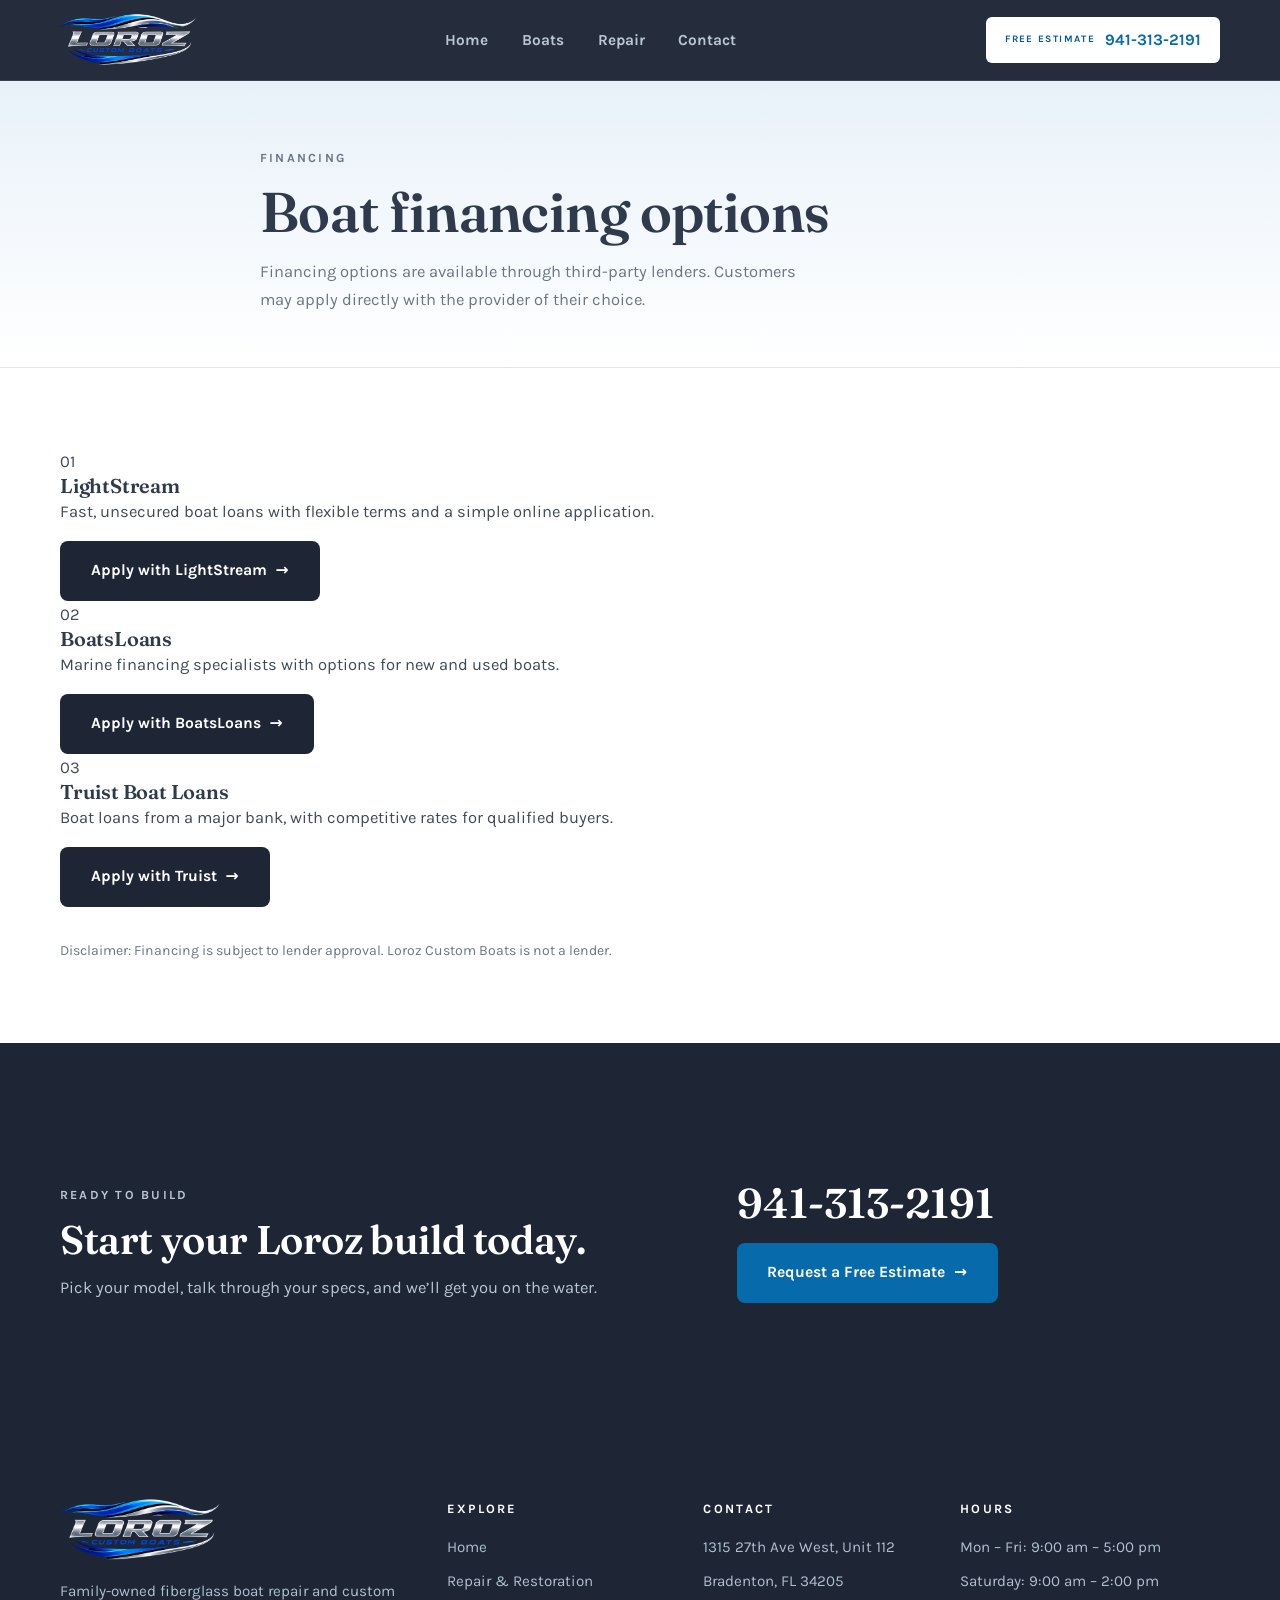
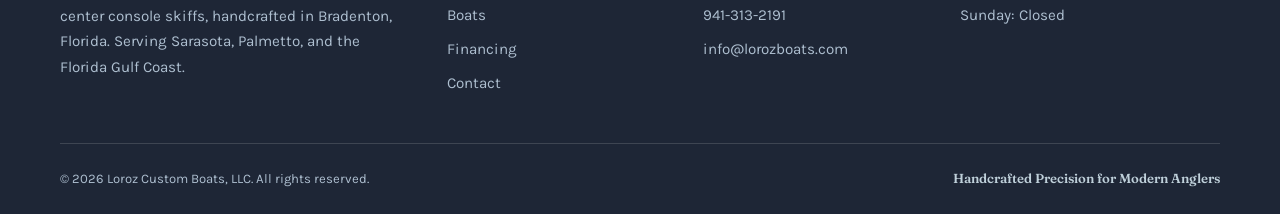
<file: financing.html>
<!DOCTYPE html>
<html lang="en">
<head>
  <meta charset="UTF-8" />
  <meta name="viewport" content="width=device-width, initial-scale=1.0" />
  <title>Boat Financing | Loroz Custom Boats, Bradenton FL</title>
  <meta name="description" content="Boat financing options for your custom Loroz skiff through LightStream, BoatsLoans, and Truist Boat Loans. Apply directly with the lender of your choice. Loroz Custom Boats, Bradenton FL." />
  <meta property="og:title" content="Boat Financing | Loroz Custom Boats" />
  <meta property="og:description" content="Financing options available through third-party lenders. Apply directly with the provider of your choice." />
  <meta property="og:type" content="website" />
  <meta property="og:url" content="https://www.lorozboats.com/financing.html" />
  <meta name="theme-color" content="#1e2636" />
  <link rel="icon" type="image/png" sizes="32x32" href="favicon-32x32.png" />
  <link rel="icon" type="image/png" sizes="16x16" href="favicon-16x16.png" />
  <link rel="apple-touch-icon" href="apple-touch-icon.png" />
  <link rel="icon" type="image/x-icon" href="favicon.ico" />
  <link rel="preconnect" href="https://fonts.googleapis.com" />
  <link rel="preconnect" href="https://fonts.gstatic.com" crossorigin />
  <link href="https://fonts.googleapis.com/css2?family=Fraunces:ital,opsz,wght@0,9..144,500;0,9..144,600;1,9..144,500;1,9..144,600&family=Karla:wght@400;500;600;700&display=swap" rel="stylesheet" />
  <link rel="stylesheet" href="css/styles.css" />
</head>
<body>

  <header class="site-header">
    <div class="container header-inner">
      <a class="brand" href="index.html" aria-label="Loroz Custom Boats home">
        <img src="assets/img/logo-transparent.png" alt="Loroz Custom Boats logo" />
      </a>
      <nav class="main-nav" id="main-nav" aria-label="Main navigation">
        <ul>
          <li><a href="index.html">Home</a></li>
          <li><a href="boats.html">Boats</a></li>
          <li><a href="repair.html">Repair</a></li>
          <li><a href="contact.html">Contact</a></li>
        </ul>
      </nav>
      <a class="header-phone" href="tel:+194****2191"><small>Free Estimate</small>941-313-2191</a>
      <button class="nav-toggle" id="nav-toggle" aria-label="Menu" aria-expanded="false">
        <span></span><span></span><span></span>
      </button>
    </div>
  </header>

  <section class="page-hero">
    <div class="container">
      <p class="kicker">Financing</p>
      <h1>Boat financing options</h1>
      <p>Financing options are available through third-party lenders. Customers may apply directly with the provider of their choice.</p>
    </div>
  </section>

  <section class="section section--white">
    <div class="container">
      <div class="tile-grid">
        <div class="tile">
          <span class="t-num">01</span>
          <h3>LightStream</h3>
          <p>Fast, unsecured boat loans with flexible terms and a simple online application.</p>
          <p style="margin-top:1rem;"><a class="btn btn--navy" href="https://www.lightstream.com/boat-loans" target="_blank" rel="noopener">Apply with LightStream <span class="arrow">&rarr;</span></a></p>
        </div>
        <div class="tile">
          <span class="t-num">02</span>
          <h3>BoatsLoans</h3>
          <p>Marine financing specialists with options for new and used boats.</p>
          <p style="margin-top:1rem;"><a class="btn btn--navy" href="https://www.boatsloans.com" target="_blank" rel="noopener">Apply with BoatsLoans <span class="arrow">&rarr;</span></a></p>
        </div>
        <div class="tile">
          <span class="t-num">03</span>
          <h3>Truist Boat Loans</h3>
          <p>Boat loans from a major bank, with competitive rates for qualified buyers.</p>
          <p style="margin-top:1rem;"><a class="btn btn--navy" href="https://www.truist.com/loans/boat-loans" target="_blank" rel="noopener">Apply with Truist <span class="arrow">&rarr;</span></a></p>
        </div>
      </div>
      <p style="margin-top:2rem; font-size:.88rem; color:var(--steel-2);">Disclaimer: Financing is subject to lender approval. Loroz Custom Boats is not a lender.</p>
    </div>
  </section>

  <section class="section cta-band">
    <div class="container cta-inner">
      <div>
        <p class="kicker">Ready to Build</p>
        <h2>Start your Loroz build today.</h2>
        <p>Pick your model, talk through your specs, and we&rsquo;ll get you on the water.</p>
      </div>
      <div class="cta-actions">
        <a class="cta-phone" href="tel:+194****2191">941-313-2191</a>
        <a class="btn btn--blue" href="contact.html">Request a Free Estimate <span class="arrow">&rarr;</span></a>
      </div>
    </div>
  </section>

  <footer class="site-footer">
    <div class="container">
      <div class="footer-top">
        <div class="footer-grid">
          <div>
            <img class="footer-brand" src="assets/img/logo-transparent.png" alt="Loroz Custom Boats logo" />
            <p class="footer-note">Family-owned fiberglass boat repair and custom center console skiffs, handcrafted in Bradenton, Florida. Serving Sarasota, Palmetto, and the Florida Gulf Coast.</p>
          </div>
          <div>
            <h4>Explore</h4>
            <ul>
              <li><a href="index.html">Home</a></li>
              <li><a href="repair.html">Repair &amp; Restoration</a></li>
              <li><a href="boats.html">Boats</a></li>
              <li><a href="financing.html">Financing</a></li>
              <li><a href="contact.html">Contact</a></li>
            </ul>
          </div>
          <div>
            <h4>Contact</h4>
            <ul>
              <li>1315 27th Ave West, Unit 112</li>
              <li>Bradenton, FL 34205</li>
              <li><a href="tel:+194****2191">941-313-2191</a></li>
              <li><a href="mailto:info@LorozCustomBoats.onmicrosoft.com">info@lorozboats.com</a></li>
            </ul>
          </div>
          <div>
            <h4>Hours</h4>
            <ul>
              <li>Mon &ndash; Fri: 9:00 am &ndash; 5:00 pm</li>
              <li>Saturday: 9:00 am &ndash; 2:00 pm</li>
              <li>Sunday: Closed</li>
            </ul>
          </div>
        </div>
      </div>
      <div class="footer-bottom">
        <span>&copy; <span data-year>2026</span> Loroz Custom Boats, LLC. All rights reserved.</span>
        <span class="footer-tag">Handcrafted Precision for Modern Anglers</span>
      </div>
    </div>
  </footer>

  <script src="js/main.js"></script>
</body>
</html>
</file>
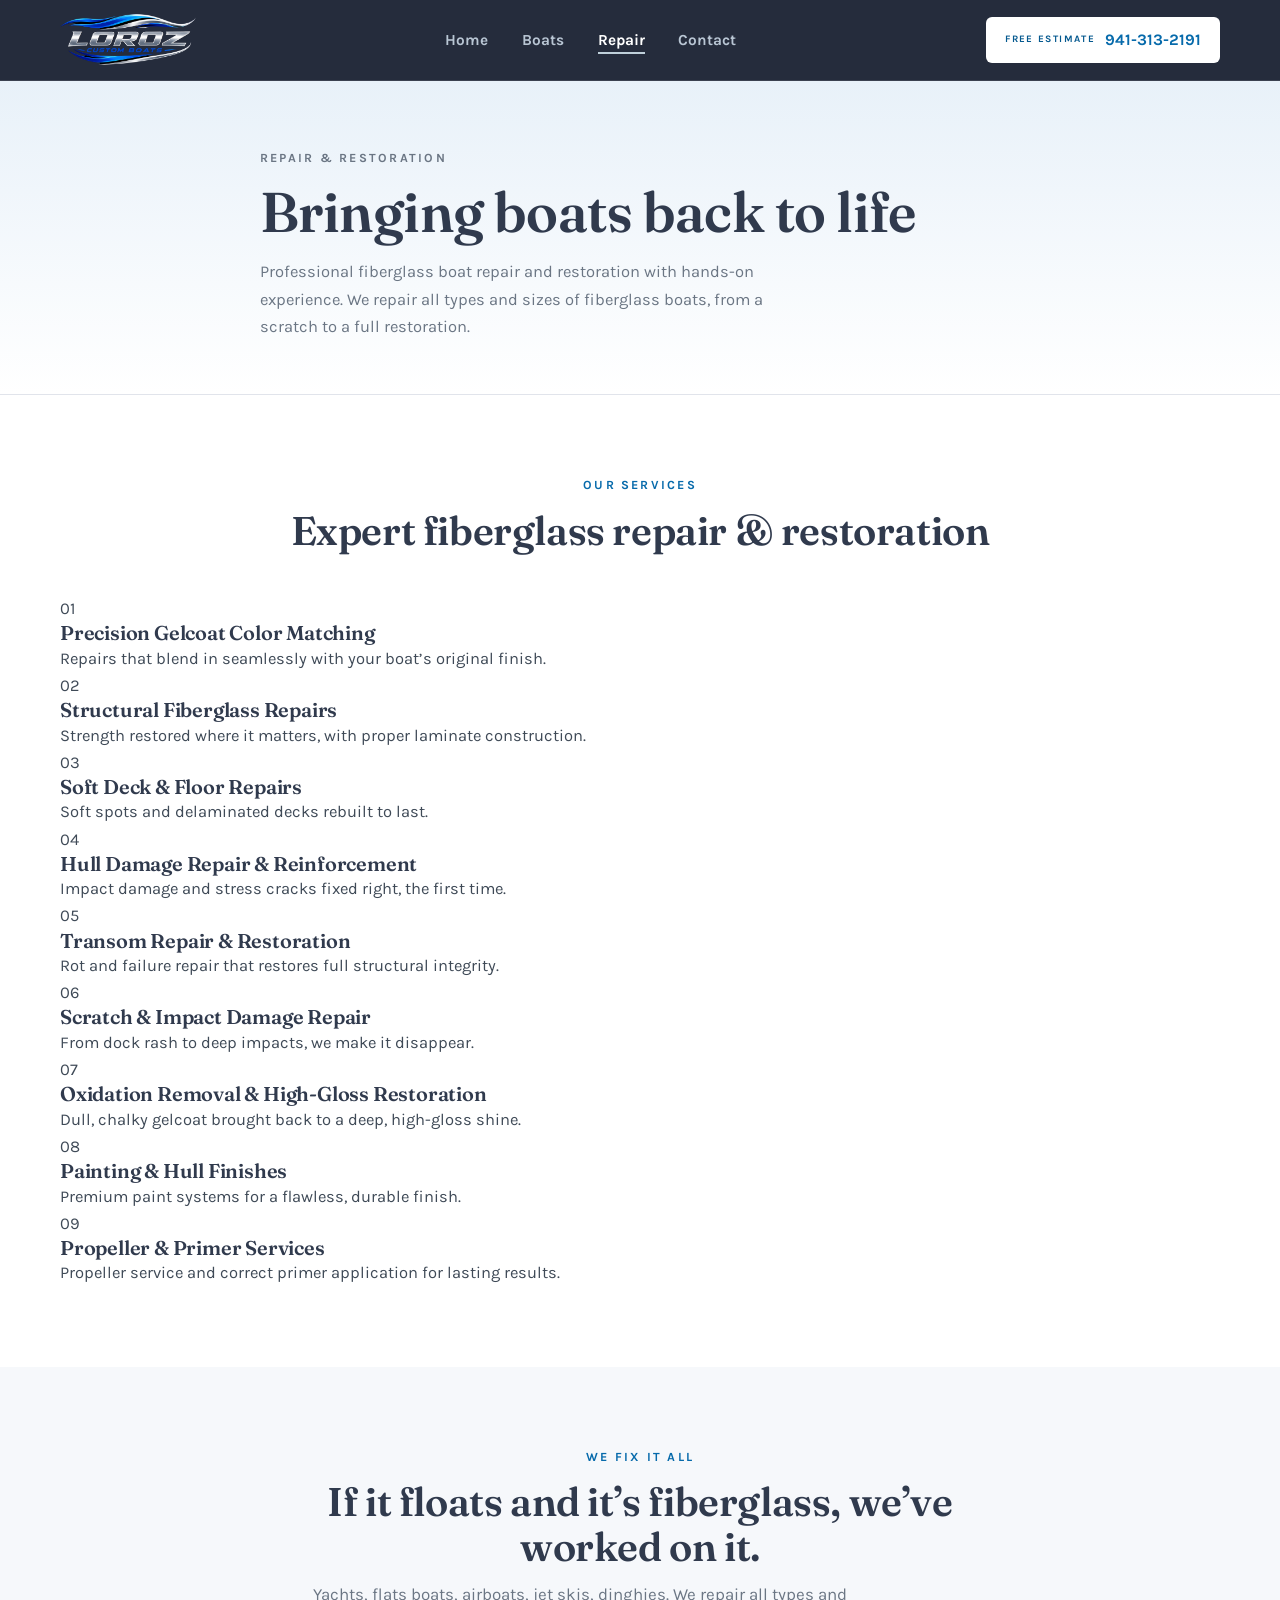
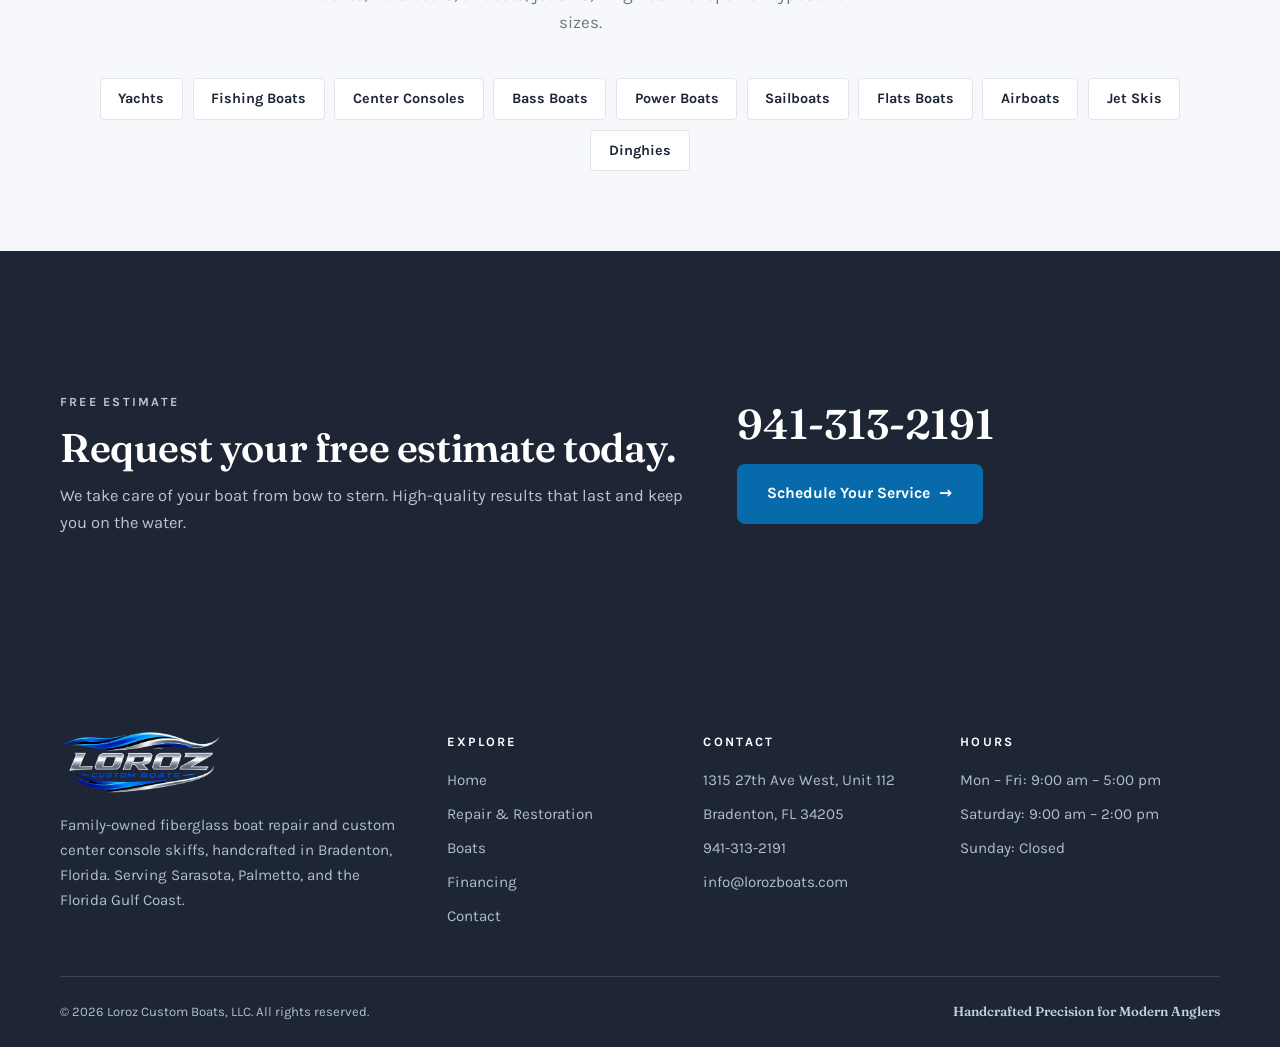
<file: repair.html>
<!DOCTYPE html>
<html lang="en">
<head>
  <meta charset="UTF-8" />
  <meta name="viewport" content="width=device-width, initial-scale=1.0" />
  <title>Fiberglass Boat Repair &amp; Restoration | Loroz Custom Boats, Bradenton FL</title>
  <meta name="description" content="Professional fiberglass boat repair and restoration in Bradenton, FL: gelcoat matching, structural repairs, deck and transom restoration, oxidation removal, hull repair. Serving Sarasota, Palmetto and the Gulf Coast. 941-313-2191." />
  <meta property="og:title" content="Fiberglass Boat Repair &amp; Restoration | Loroz Custom Boats" />
  <meta property="og:description" content="Bringing boats back to life. Family shop in Bradenton, FL. Serving Bradenton, Sarasota, Palmetto and the Florida Gulf Coast." />
  <meta property="og:type" content="website" />
  <meta property="og:url" content="https://www.lorozboats.com/repair.html" />
  <meta property="og:image" content="assets/img/logo-transparent.png" />
  <meta name="theme-color" content="#1e2636" />
  <link rel="icon" type="image/png" sizes="32x32" href="favicon-32x32.png" />
  <link rel="icon" type="image/png" sizes="16x16" href="favicon-16x16.png" />
  <link rel="apple-touch-icon" href="apple-touch-icon.png" />
  <link rel="icon" type="image/x-icon" href="favicon.ico" />
  <link rel="preconnect" href="https://fonts.googleapis.com" />
  <link rel="preconnect" href="https://fonts.gstatic.com" crossorigin />
  <link href="https://fonts.googleapis.com/css2?family=Fraunces:ital,opsz,wght@0,9..144,500;0,9..144,600;1,9..144,500;1,9..144,600&family=Karla:wght@400;500;600;700&display=swap" rel="stylesheet" />
  <link rel="stylesheet" href="css/styles.css" />
</head>
<body>

  <header class="site-header">
    <div class="container header-inner">
      <a class="brand" href="index.html" aria-label="Loroz Custom Boats home">
        <img src="assets/img/logo-transparent.png" alt="Loroz Custom Boats logo" />
      </a>
      <nav class="main-nav" id="main-nav" aria-label="Main navigation">
        <ul>
          <li><a href="index.html">Home</a></li>
          <li><a href="boats.html">Boats</a></li>
          <li><a href="repair.html" aria-current="page">Repair</a></li>
          <li><a href="contact.html">Contact</a></li>
        </ul>
      </nav>
      <a class="header-phone" href="tel:+194****2191"><small>Free Estimate</small>941-313-2191</a>
      <button class="nav-toggle" id="nav-toggle" aria-label="Menu" aria-expanded="false">
        <span></span><span></span><span></span>
      </button>
    </div>
  </header>

  <section class="page-hero">
    <div class="container">
      <p class="kicker">Repair &amp; Restoration</p>
      <h1>Bringing boats back to life</h1>
      <p>Professional fiberglass boat repair and restoration with hands-on experience. We repair all types and sizes of fiberglass boats, from a scratch to a full restoration.</p>
    </div>
  </section>

  <section class="section section--white">
    <div class="container">
      <div class="sec-head sec-head--center">
        <p class="kicker">Our Services</p>
        <h2>Expert fiberglass repair &amp; restoration</h2>
      </div>
      <div class="tile-grid">
        <div class="tile">
          <span class="t-num">01</span>
          <h3>Precision Gelcoat Color Matching</h3>
          <p>Repairs that blend in seamlessly with your boat&rsquo;s original finish.</p>
        </div>
        <div class="tile">
          <span class="t-num">02</span>
          <h3>Structural Fiberglass Repairs</h3>
          <p>Strength restored where it matters, with proper laminate construction.</p>
        </div>
        <div class="tile">
          <span class="t-num">03</span>
          <h3>Soft Deck &amp; Floor Repairs</h3>
          <p>Soft spots and delaminated decks rebuilt to last.</p>
        </div>
        <div class="tile">
          <span class="t-num">04</span>
          <h3>Hull Damage Repair &amp; Reinforcement</h3>
          <p>Impact damage and stress cracks fixed right, the first time.</p>
        </div>
        <div class="tile">
          <span class="t-num">05</span>
          <h3>Transom Repair &amp; Restoration</h3>
          <p>Rot and failure repair that restores full structural integrity.</p>
        </div>
        <div class="tile">
          <span class="t-num">06</span>
          <h3>Scratch &amp; Impact Damage Repair</h3>
          <p>From dock rash to deep impacts, we make it disappear.</p>
        </div>
        <div class="tile">
          <span class="t-num">07</span>
          <h3>Oxidation Removal &amp; High-Gloss Restoration</h3>
          <p>Dull, chalky gelcoat brought back to a deep, high-gloss shine.</p>
        </div>
        <div class="tile">
          <span class="t-num">08</span>
          <h3>Painting &amp; Hull Finishes</h3>
          <p>Premium paint systems for a flawless, durable finish.</p>
        </div>
        <div class="tile">
          <span class="t-num">09</span>
          <h3>Propeller &amp; Primer Services</h3>
          <p>Propeller service and correct primer application for lasting results.</p>
        </div>
      </div>
    </div>
  </section>

  <section class="section section--paper">
    <div class="container">
      <div class="sec-head sec-head--center">
        <p class="kicker">We Fix It All</p>
        <h2>If it floats and it&rsquo;s fiberglass, we&rsquo;ve worked on it.</h2>
        <p class="lead">Yachts, flats boats, airboats, jet skis, dinghies. We repair all types and sizes.</p>
      </div>
      <div class="chips">
        <span class="chip">Yachts</span>
        <span class="chip">Fishing Boats</span>
        <span class="chip">Center Consoles</span>
        <span class="chip">Bass Boats</span>
        <span class="chip">Power Boats</span>
        <span class="chip">Sailboats</span>
        <span class="chip">Flats Boats</span>
        <span class="chip">Airboats</span>
        <span class="chip">Jet Skis</span>
        <span class="chip">Dinghies</span>
      </div>
    </div>
  </section>

  <section class="section cta-band">
    <div class="container cta-inner">
      <div>
        <p class="kicker">Free Estimate</p>
        <h2>Request your free estimate today.</h2>
        <p>We take care of your boat from bow to stern. High-quality results that last and keep you on the water.</p>
      </div>
      <div class="cta-actions">
        <a class="cta-phone" href="tel:+194****2191">941-313-2191</a>
        <a class="btn btn--blue" href="contact.html">Schedule Your Service <span class="arrow">&rarr;</span></a>
      </div>
    </div>
  </section>

  <footer class="site-footer">
    <div class="container">
      <div class="footer-top">
        <div class="footer-grid">
          <div>
            <img class="footer-brand" src="assets/img/logo-transparent.png" alt="Loroz Custom Boats logo" />
            <p class="footer-note">Family-owned fiberglass boat repair and custom center console skiffs, handcrafted in Bradenton, Florida. Serving Sarasota, Palmetto, and the Florida Gulf Coast.</p>
          </div>
          <div>
            <h4>Explore</h4>
            <ul>
              <li><a href="index.html">Home</a></li>
              <li><a href="repair.html">Repair &amp; Restoration</a></li>
              <li><a href="boats.html">Boats</a></li>
              <li><a href="financing.html">Financing</a></li>
              <li><a href="contact.html">Contact</a></li>
            </ul>
          </div>
          <div>
            <h4>Contact</h4>
            <ul>
              <li>1315 27th Ave West, Unit 112</li>
              <li>Bradenton, FL 34205</li>
              <li><a href="tel:+194****2191">941-313-2191</a></li>
              <li><a href="mailto:info@LorozCustomBoats.onmicrosoft.com">info@lorozboats.com</a></li>
            </ul>
          </div>
          <div>
            <h4>Hours</h4>
            <ul>
              <li>Mon &ndash; Fri: 9:00 am &ndash; 5:00 pm</li>
              <li>Saturday: 9:00 am &ndash; 2:00 pm</li>
              <li>Sunday: Closed</li>
            </ul>
          </div>
        </div>
      </div>
      <div class="footer-bottom">
        <span>&copy; <span data-year>2026</span> Loroz Custom Boats, LLC. All rights reserved.</span>
        <span class="footer-tag">Handcrafted Precision for Modern Anglers</span>
      </div>
    </div>
  </footer>

  <script src="js/main.js"></script>
</body>
</html>
</file>
<file: css/styles.css>
/* ============================================================
   Loroz Custom Boats — v6
   Product-forward. Pictures lead, words sell. Logo once.
   Navy + marine blue, light paper, big boat imagery.
   ============================================================ */

:root {
  --ink: #1e2636;
  --slate: #303a4d;
  --steel: #59636f;
  --steel-2: #6b7684;
  --steel-light: #bfd0da;
  --blue: #066aab;
  --blue-deep: #05598f;
  --blue-soft: #e8f1f9;
  --paper: #f6f8fb;
  --white: #ffffff;
  --line: #e1e4eb;
  --line-dark: rgba(255, 255, 255, 0.14);
  --body: #3f4a57;
  --radius: 14px;
  --shadow-sm: 0 2px 10px rgba(30, 38, 54, 0.07);
  --shadow-md: 0 18px 50px rgba(30, 38, 54, 0.14);
  --container: 1160px;
  --font-display: "Fraunces", Georgia, serif;
  --font-body: "Karla", "Segoe UI", system-ui, sans-serif;
}

* { margin: 0; padding: 0; box-sizing: border-box; }
html { scroll-behavior: smooth; }

body {
  font-family: var(--font-body);
  font-size: 16.5px;
  line-height: 1.65;
  color: var(--body);
  background: var(--white);
  -webkit-font-smoothing: antialiased;
}
img { max-width: 100%; display: block; }
a { color: inherit; text-decoration: none; }
ul { list-style: none; }
.container { width: min(var(--container), 92%); margin-inline: auto; }
::selection { background: var(--steel-light); color: var(--ink); }

/* ---------- Type ---------- */
h1, h2, h3 {
  font-family: var(--font-display);
  font-weight: 600;
  line-height: 1.12;
  letter-spacing: -0.01em;
  color: var(--slate);
}
h1 { font-size: clamp(2.3rem, 4.6vw, 3.5rem); }
h2 { font-size: clamp(1.8rem, 3.4vw, 2.5rem); }
h3 { font-size: 1.25rem; }
.kicker {
  font-size: 0.78rem; font-weight: 700;
  letter-spacing: 0.18em; text-transform: uppercase;
  color: var(--blue); margin-bottom: 0.8rem;
}
.lead { font-size: 1.06rem; color: var(--steel-2); max-width: 58ch; }
strong { color: var(--ink); }

.section { padding: 5rem 0; }
.section--white { background: var(--white); }
.section--paper { background: var(--paper); }
.section--blue-soft { background: var(--blue-soft); }
.section--dark { background: var(--ink); color: #b9c6d4; }
.section--dark h2 { color: var(--white); }

.sec-head { margin-bottom: 2.6rem; max-width: 700px; }
.sec-head h2 { margin-bottom: 0.7rem; }
.sec-head--center { margin-inline: auto; text-align: center; }

/* ---------- Buttons ---------- */
.btn {
  display: inline-flex; align-items: center; justify-content: center; gap: 0.55rem;
  font-weight: 700; font-size: 0.98rem;
  padding: 0.95rem 1.8rem; border-radius: 8px;
  border: 2px solid transparent; cursor: pointer;
  transition: background 0.18s ease, border-color 0.18s ease, transform 0.15s ease;
  white-space: nowrap;
}
.btn:active { transform: scale(0.98); }
.btn .arrow { transition: transform 0.18s ease; }
.btn:hover .arrow { transform: translateX(3px); }
.btn--blue { background: var(--blue); color: var(--white); }
.btn--blue:hover { background: var(--blue-deep); }
.btn--navy { background: var(--ink); color: var(--white); }
.btn--navy:hover { background: #2b3a52; }
.btn--outline { border-color: var(--blue); color: var(--blue); }
.btn--outline:hover { background: var(--blue-soft); }
.btn--outline-light { border-color: rgba(255,255,255,0.65); color: var(--white); }
.btn--outline-light:hover { background: rgba(255,255,255,0.08); }

/* ---------- Header (dark navy, logo pops) ---------- */
.site-header {
  position: sticky; top: 0; z-index: 100;
  background: rgba(30, 38, 54, 0.97);
  backdrop-filter: blur(8px);
  border-bottom: 1px solid rgba(255, 255, 255, 0.1);
}
.header-inner { display: flex; align-items: center; justify-content: space-between; gap: 1.4rem; padding: 0.8rem 0; }
.brand img { height: 54px; width: auto; display: block; }

.main-nav ul { display: flex; align-items: center; gap: 2.1rem; }
.main-nav a {
  font-weight: 700; font-size: 0.96rem; color: #b9c6d4;
  padding: 0.3rem 0; position: relative; transition: color 0.15s ease;
}
.main-nav a::after {
  content: ""; position: absolute; left: 0; bottom: 0;
  width: 0; height: 2px; background: var(--steel-light); transition: width 0.18s ease;
}
.main-nav a:hover, .main-nav a[aria-current] { color: var(--white); }
.main-nav a:hover::after, .main-nav a[aria-current]::after { width: 100%; }

.header-phone {
  display: inline-flex; align-items: center; gap: 0.6rem;
  font-weight: 700; font-size: 1rem;
  color: var(--blue); background: var(--white);
  border-radius: 6px; padding: 0.6rem 1.2rem;
  transition: background 0.15s ease, color 0.15s ease;
}
.header-phone:hover { background: var(--blue-soft); }
.header-phone small { font-size: 0.62rem; letter-spacing: 0.14em; text-transform: uppercase; color: var(--blue-deep); display: block; line-height: 1.1; }

.nav-toggle { display: none; background: none; border: 0; width: 40px; height: 40px; cursor: pointer; position: relative; }
.nav-toggle span { position: absolute; left: 8px; right: 8px; height: 2px; background: var(--white); transition: transform 0.2s ease, opacity 0.2s ease; }
.nav-toggle span:nth-child(1) { top: 13px; }
.nav-toggle span:nth-child(2) { top: 19px; }
.nav-toggle span:nth-child(3) { top: 25px; }
.nav-toggle.open span:nth-child(1) { transform: translateY(6px) rotate(45deg); }
.nav-toggle.open span:nth-child(2) { opacity: 0; }
.nav-toggle.open span:nth-child(3) { transform: translateY(-6px) rotate(-45deg); }

/* ---------- Hero (picture + sell) ---------- */
.hero { background: linear-gradient(180deg, var(--blue-soft) 0%, var(--white) 100%); border-bottom: 1px solid var(--line); }
.hero-grid { display: grid; grid-template-columns: 1.05fr 0.95fr; gap: 3.5rem; align-items: center; padding: 4.5rem 0 5rem; }
.hero h1 { margin-bottom: 1.1rem; }
.hero h1 .hl { color: var(--blue); font-style: italic; }
.hero .lead { margin-bottom: 1.1rem; }
.hero-area {
  display: inline-flex; align-items: center; gap: 0.6rem;
  margin-bottom: 1.8rem;
  background: var(--white); border: 1px solid var(--line); border-left: 4px solid var(--blue);
  border-radius: 4px;
  padding: 0.55rem 1.1rem;
  font-weight: 700; font-size: 0.9rem; color: var(--ink);
  box-shadow: var(--shadow-sm);
}
.hero-area .dot { width: 8px; height: 8px; background: var(--blue); flex: none; }
.hero-actions { display: flex; gap: 0.9rem; flex-wrap: wrap; }
.hero-media { position: relative; }
.hero-media img { width: 100%; aspect-ratio: 4/3; object-fit: cover; border-radius: var(--radius); box-shadow: var(--shadow-md); }
.hero-badge {
  position: absolute; left: 1rem; bottom: 1rem;
  background: var(--white); border-radius: 8px;
  padding: 0.5rem 0.9rem;
  font-weight: 700; font-size: 0.82rem; color: var(--ink);
  box-shadow: var(--shadow-sm);
}

/* ---------- Area strip ---------- */
.area-strip { background: var(--ink); color: #b9c6d4; }
.area-inner { display: flex; align-items: center; justify-content: space-between; gap: 1.2rem; padding: 1rem 0; flex-wrap: wrap; }
.area-inner .label { font-size: 0.72rem; font-weight: 700; letter-spacing: 0.2em; text-transform: uppercase; color: var(--steel-light); }
.area-inner .places { display: flex; gap: 1.6rem; flex-wrap: wrap; font-family: var(--font-display); font-weight: 600; font-size: 1.06rem; color: var(--white); }
.area-inner .places span { display: inline-flex; align-items: center; gap: 0.45rem; }
.area-inner .places span::before { content: ""; width: 6px; height: 6px; border-radius: 50%; background: var(--blue); }

/* ---------- Boat cards (image forward) ---------- */
.boat-list { display: grid; grid-template-columns: 1fr 1fr; gap: 1.8rem; }
.boat-card {
  background: var(--white);
  border: 1px solid var(--line);
  border-radius: 16px;
  overflow: hidden;
  box-shadow: var(--shadow-sm);
  display: flex; flex-direction: column;
  transition: transform 0.18s ease, box-shadow 0.18s ease;
}
.boat-card:hover { transform: translateY(-4px); box-shadow: var(--shadow-md); }
.boat-card .boat-media { position: relative; }
.boat-card .boat-media img { width: 100%; aspect-ratio: 4/3; object-fit: cover; }
.boat-card .boat-tag {
  position: absolute; left: 1rem; top: 1rem;
  background: var(--blue); color: var(--white);
  font-size: 0.72rem; font-weight: 700; letter-spacing: 0.14em; text-transform: uppercase;
  border-radius: 4px; padding: 0.35rem 0.85rem;
}
.boat-card .boat-body { padding: 1.6rem 1.6rem 1.8rem; display: flex; flex-direction: column; flex: 1; }
.boat-card h2 { margin-bottom: 0.5rem; }
.boat-card p { color: var(--steel-2); font-size: 0.95rem; margin-bottom: 1rem; }
.boat-card .spec-chips { display: flex; flex-wrap: wrap; gap: 0.45rem; margin-bottom: 1.3rem; }
.boat-card .spec-chips span {
  font-size: 0.78rem; font-weight: 700; color: var(--ink);
  background: var(--paper); border: 1px solid var(--line); border-radius: 4px;
  padding: 0.3rem 0.75rem;
}
.boat-card .btn { margin-top: auto; align-self: flex-start; }

/* ---------- Big boat rows (boats page) ---------- */
.boat-row { display: grid; grid-template-columns: 1.05fr 1fr; gap: 3rem; align-items: center; padding: 3rem 0; border-bottom: 1px solid var(--line); }
.boat-row:last-child { border-bottom: 0; }
.boat-row--flip .boat-media { order: 2; }
.boat-row .boat-media img { width: 100%; aspect-ratio: 4/3; object-fit: cover; border-radius: var(--radius); box-shadow: var(--shadow-md); }
.spec-grid { display: grid; grid-template-columns: 1fr 1fr; gap: 0.6rem 1.4rem; margin: 1.1rem 0 1.4rem; }
.spec-grid div { border-bottom: 1px dashed var(--line); padding-bottom: 0.4rem; font-size: 0.94rem; }
.spec-grid strong { display: block; font-size: 0.72rem; letter-spacing: 0.1em; text-transform: uppercase; color: var(--steel-2); font-weight: 700; }

.spec-block { display: grid; grid-template-columns: 1fr 1fr; gap: 2rem; }
.spec-fig { background: var(--white); border: 1px solid var(--line); border-radius: var(--radius); padding: 1.2rem; box-shadow: var(--shadow-sm); }
.spec-fig img { border-radius: 8px; }
.spec-fig figcaption { font-size: 0.82rem; color: var(--steel-2); margin-top: 0.7rem; text-align: center; }

/* ---------- Service bar (minimal) ---------- */
.svc-bar {
  display: flex; flex-wrap: wrap; gap: 0.6rem 1.4rem;
  background: var(--white); border: 1px solid var(--line); border-radius: var(--radius);
  padding: 1.4rem 1.6rem; box-shadow: var(--shadow-sm);
}
.svc-bar .svc-item { font-weight: 700; font-size: 1rem; color: var(--ink); display: inline-flex; align-items: center; gap: 0.5rem; }
.svc-bar .svc-item::before { content: ""; width: 7px; height: 7px; border-radius: 50%; background: var(--blue); }

/* ---------- Chips ---------- */
.chips { display: flex; flex-wrap: wrap; gap: 0.6rem; justify-content: center; }
.chip {
  font-weight: 700; font-size: 0.9rem; color: var(--ink);
  background: var(--white); border: 1px solid var(--line); border-radius: 4px;
  padding: 0.5rem 1.1rem;
  transition: border-color 0.15s ease, background 0.15s ease;
}
.chip:hover { border-color: var(--blue); background: var(--blue-soft); }

/* ---------- Reasons ---------- */
.reasons { display: grid; grid-template-columns: repeat(3, 1fr); gap: 1.2rem; }
.reason { background: var(--white); border: 1px solid var(--line); border-radius: var(--radius); padding: 1.7rem 1.5rem; box-shadow: var(--shadow-sm); }
.reason .r-num {
  display: inline-flex; align-items: center; justify-content: center;
  width: 34px; height: 34px; border-radius: 4px;
  background: var(--blue); color: var(--white);
  font-family: var(--font-display); font-weight: 600; font-size: 1rem;
  margin-bottom: 0.9rem;
}
.reason h3 { font-size: 1.15rem; margin-bottom: 0.3rem; }
.reason p { font-size: 0.93rem; color: var(--steel-2); }

/* ---------- Financing banner ---------- */
.fin-banner { background: var(--blue); color: var(--white); }
.fin-inner { display: flex; align-items: center; justify-content: space-between; gap: 1.5rem; padding: 1.4rem 0; flex-wrap: wrap; }
.fin-inner h3 { color: var(--white); font-size: 1.35rem; }
.fin-inner p { color: rgba(255,255,255,0.9); font-size: 0.97rem; }
.fin-inner .btn { border-color: var(--white); color: var(--white); }
.fin-inner .btn:hover { background: rgba(255,255,255,0.12); }

/* ---------- CTA band ---------- */
.cta-band { background: var(--ink); }
.cta-inner { display: grid; grid-template-columns: 1.3fr 1fr; gap: 3rem; align-items: center; padding: 3.8rem 0; }
.cta-inner h2 { color: var(--white); margin-bottom: 0.7rem; }
.cta-inner p { color: #b9c6d4; }
.cta-actions { display: flex; flex-direction: column; align-items: flex-start; gap: 1.1rem; }
.cta-phone { font-family: var(--font-display); font-size: clamp(1.9rem, 4vw, 2.6rem); font-weight: 600; color: var(--white); line-height: 1; }
.cta-phone:hover { color: var(--steel-light); }

/* ---------- Info cells ---------- */
.info-grid { display: grid; grid-template-columns: repeat(3, 1fr); gap: 1.4rem; }
.info-cell { background: var(--white); border: 1px solid var(--line); border-radius: var(--radius); padding: 1.8rem 1.5rem; text-align: center; box-shadow: var(--shadow-sm); }
.info-cell .ic-label { font-size: 0.72rem; font-weight: 700; letter-spacing: 0.16em; text-transform: uppercase; color: var(--blue); margin-bottom: 0.5rem; }
.info-cell h3 { font-size: 1.12rem; margin-bottom: 0.35rem; }
.info-cell p, .info-cell a { color: var(--steel-2); font-size: 0.95rem; display: block; }
.info-cell a:hover { color: var(--blue); }

/* ---------- Forms ---------- */
.form-panel { background: var(--white); border: 1px solid var(--line); border-radius: 16px; padding: 2.4rem; box-shadow: var(--shadow-sm); }
.form-panel h3 { margin-bottom: 1.4rem; }
.form-grid { display: grid; grid-template-columns: repeat(2, 1fr); gap: 1.1rem; }
.form-field { display: flex; flex-direction: column; gap: 0.35rem; }
.form-field.full { grid-column: 1 / -1; }
.form-field label { font-weight: 700; font-size: 0.85rem; color: var(--ink); }
.form-field input, .form-field select, .form-field textarea {
  font-family: var(--font-body); font-size: 0.98rem; color: var(--body);
  background: var(--paper); border: 1px solid var(--line); border-radius: 8px;
  padding: 0.85rem 1rem;
  transition: border 0.15s ease, background 0.15s ease;
}
.form-field input:focus, .form-field select:focus, .form-field textarea:focus {
  outline: none; border-color: var(--blue); background: var(--white);
}
.form-field textarea { min-height: 120px; resize: vertical; }
.form-note { margin-top: 1rem; font-size: 0.9rem; color: var(--steel-2); }
.form-note a { color: var(--ink); font-weight: 700; }
.form-success { display: none; margin-top: 1.2rem; padding: 1rem 1.2rem; background: #eaf3ec; border-left: 3px solid #2f7d4f; color: #1f5c38; font-size: 0.95rem; }
.form-success.show { display: block; }

/* ---------- Page hero (interior) ---------- */
.page-hero { background: linear-gradient(180deg, var(--blue-soft) 0%, var(--white) 100%); border-bottom: 1px solid var(--line); padding: 4.2rem 0 3.4rem; }
.page-hero .container { max-width: 760px; }
.page-hero h1 { margin-bottom: 0.9rem; }
.page-hero p { color: var(--steel-2); max-width: 56ch; }

/* ---------- Split / grid2 ---------- */
.split { display: grid; grid-template-columns: 1fr 1fr; gap: 3rem; align-items: center; }
.grid2 { display: grid; grid-template-columns: 1.15fr 1fr; gap: 3rem; align-items: start; }

/* ---------- Footer ---------- */
.site-footer { background: var(--ink); color: #aebfd0; }
.footer-top { padding: 3.4rem 0 2.4rem; border-bottom: 1px solid var(--line-dark); }
.footer-grid { display: grid; grid-template-columns: 1.6fr 1fr 1fr 1.2fr; gap: 2.5rem; }
.footer-brand { width: 160px; margin-bottom: 1.1rem; }
.site-footer h4 { font-size: 0.8rem; font-weight: 700; letter-spacing: 0.18em; text-transform: uppercase; color: var(--white); margin-bottom: 1rem; }
.site-footer ul li { margin-bottom: 0.55rem; font-size: 0.95rem; }
.site-footer a:hover { color: var(--white); }
.footer-note { font-size: 0.95rem; max-width: 40ch; }
.footer-bottom { padding: 1.5rem 0; display: flex; justify-content: space-between; gap: 1rem; flex-wrap: wrap; font-size: 0.82rem; }
.footer-tag { font-family: var(--font-display); font-weight: 600; color: var(--steel-light); }

/* ---------- Responsive ---------- */
@media (max-width: 960px) {
  .hero-grid { grid-template-columns: 1fr; gap: 2.4rem; padding: 3.5rem 0 4rem; }
  .hero-media { order: -1; }
  .boat-list { grid-template-columns: 1fr; }
  .boat-row { grid-template-columns: 1fr; gap: 2rem; padding: 2.5rem 0; }
  .boat-row--flip .boat-media { order: 0; }
  .reasons { grid-template-columns: 1fr; }
  .spec-block { grid-template-columns: 1fr; }
  .cta-inner { grid-template-columns: 1fr; gap: 2rem; padding: 3.2rem 0; }
  .info-grid { grid-template-columns: 1fr; }
  .split { grid-template-columns: 1fr; gap: 2.4rem; }
  .grid2 { grid-template-columns: 1fr; gap: 2rem; }
  .footer-grid { grid-template-columns: 1fr 1fr; }
  .main-nav {
    display: none; position: absolute; top: 100%; left: 0; right: 0;
    background: rgba(30, 38, 54, 0.98); border-bottom: 1px solid var(--line-dark); padding: 1.2rem 4%;
  }
  .main-nav.open { display: block; }
  .main-nav ul { flex-direction: column; align-items: flex-start; gap: 1.1rem; }
  .nav-toggle { display: block; }
  .header-phone { display: none; }
}

@media (max-width: 600px) {
  .section { padding: 3.8rem 0; }
  .hero-actions .btn { width: 100%; }
  .form-grid { grid-template-columns: 1fr; }
  .footer-grid { grid-template-columns: 1fr; }
}
</file>
